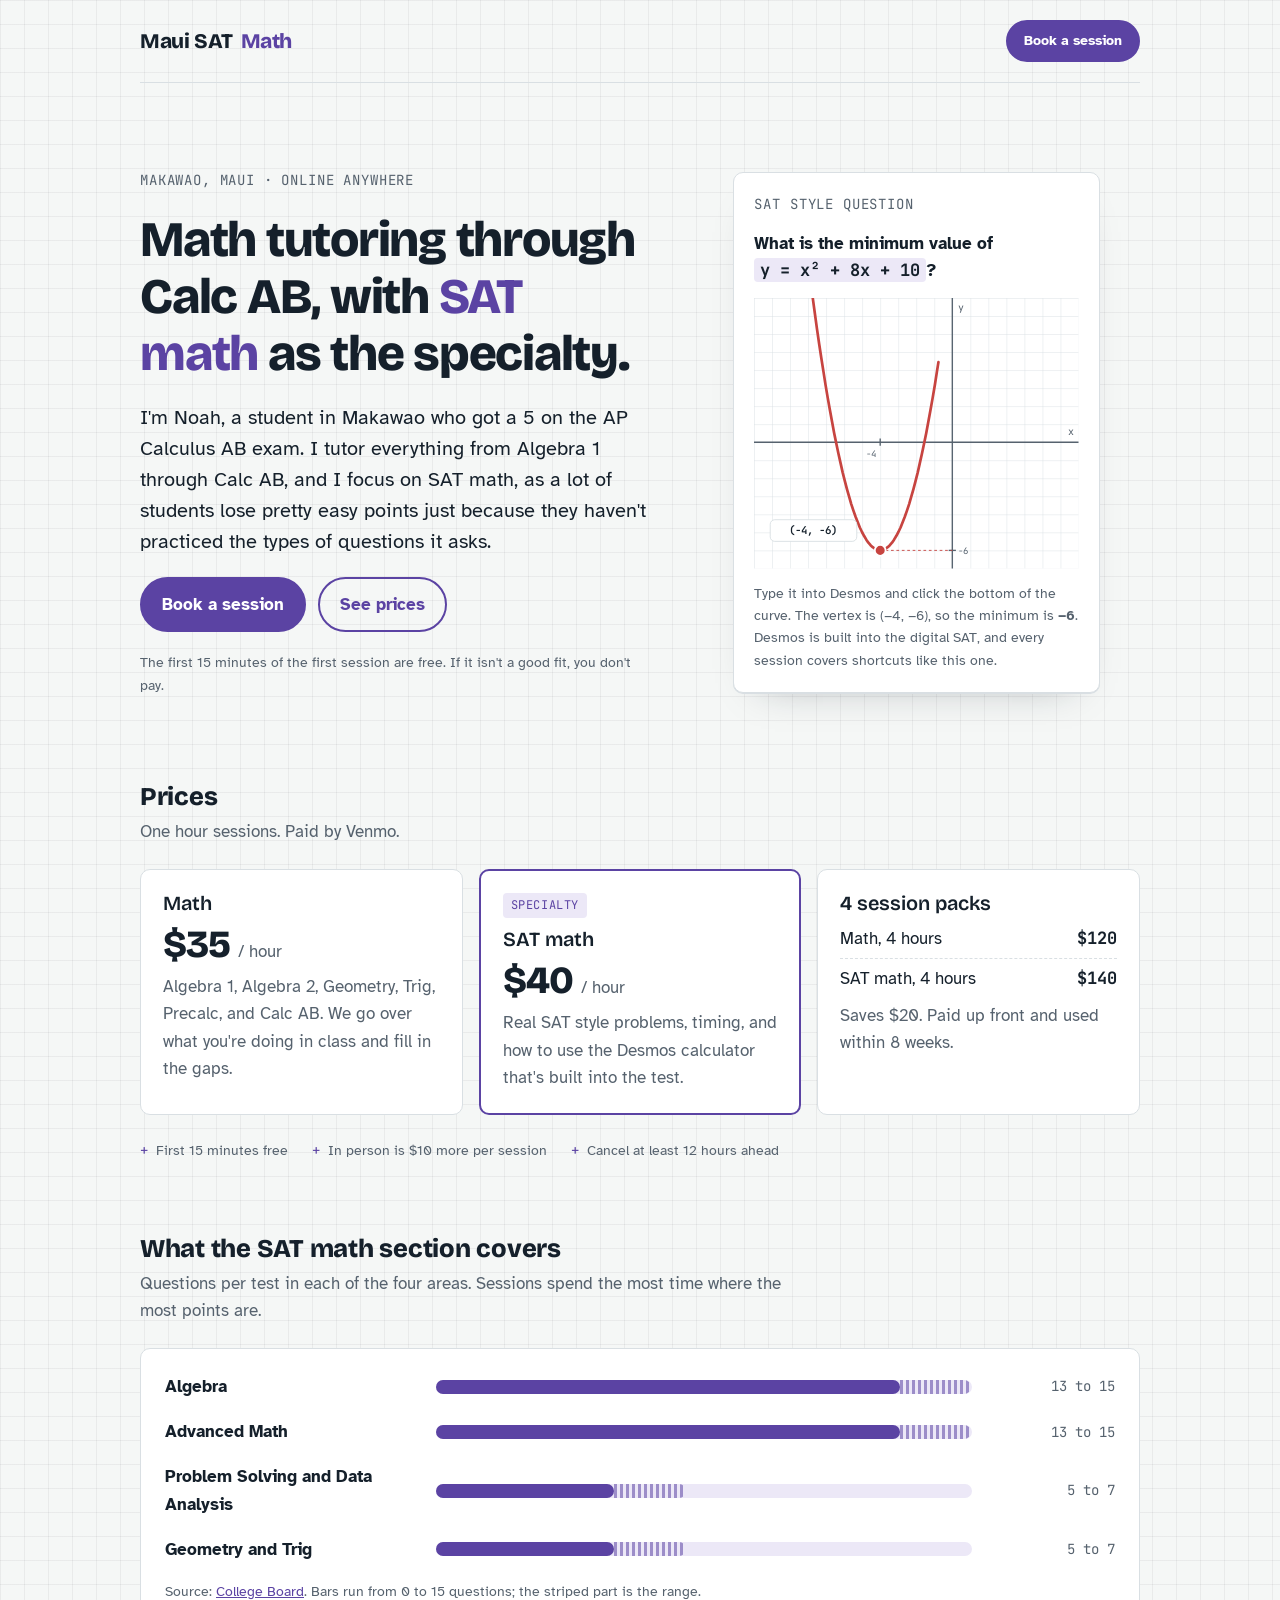
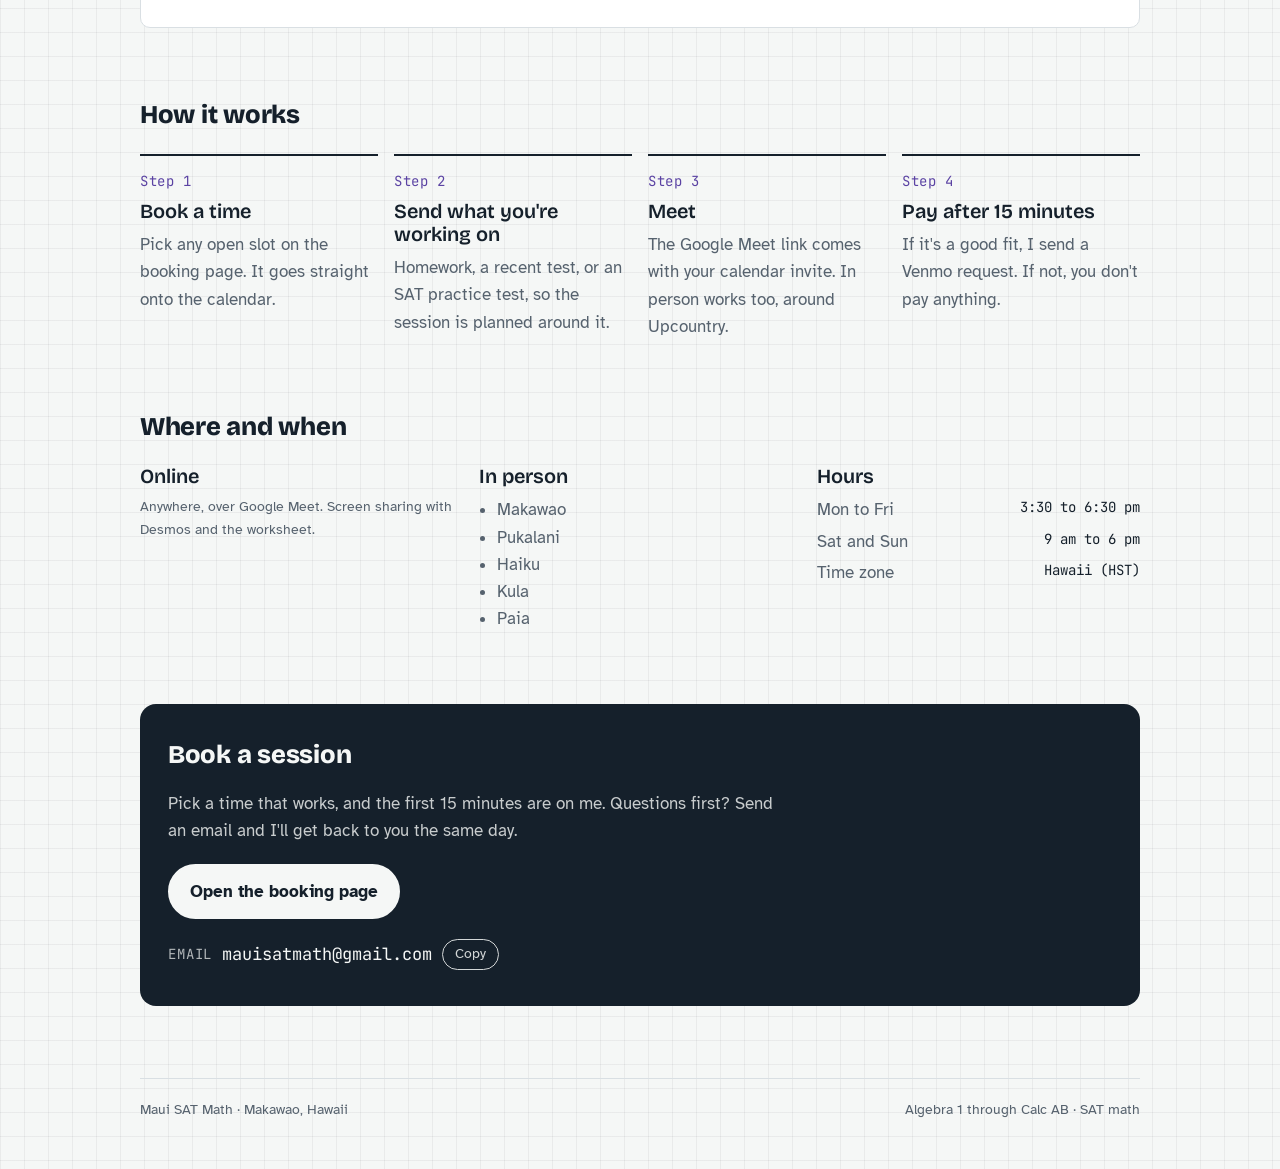
<file: index.html>
<!doctype html>
<html lang="en">
<head>
<meta charset="utf-8">
<meta name="viewport" content="width=device-width, initial-scale=1, viewport-fit=cover">
<title>Maui SAT Math | Math and SAT Tutoring in Makawao and Online</title>
<meta name="description" content="Math tutoring from Algebra 1 through Calc AB, with SAT math as the specialty. Online over Google Meet or in person in Makawao, Pukalani, Haiku, Kula, and Paia. $35 an hour, first 15 minutes free.">
<meta name="theme-color" content="#5B43A3">
<meta property="og:type" content="website">
<meta property="og:title" content="Maui SAT Math">
<meta property="og:description" content="Math and SAT math tutoring in Makawao and online. First 15 minutes free.">
<link rel="icon" href="data:image/svg+xml,%3Csvg xmlns='http://www.w3.org/2000/svg' viewBox='0 0 64 64'%3E%3Crect width='64' height='64' rx='14' fill='%235B43A3'/%3E%3Cpath d='M14 14 Q32 78 50 14' fill='none' stroke='white' stroke-width='6' stroke-linecap='round'/%3E%3Ccircle cx='32' cy='46' r='5' fill='%23F5F7F6'/%3E%3C/svg%3E">
<script type="application/ld+json">
{
  "@context": "https://schema.org",
  "@type": "LocalBusiness",
  "name": "Maui SAT Math",
  "description": "Math tutoring from Algebra 1 through Calc AB, with SAT math as the specialty.",
  "email": "mauisatmath@gmail.com",
  "priceRange": "$35 to $40 per hour",
  "address": { "@type": "PostalAddress", "addressLocality": "Makawao", "addressRegion": "HI", "addressCountry": "US" },
  "areaServed": ["Makawao", "Pukalani", "Haiku", "Kula", "Paia", "Maui"],
  "openingHours": ["Mo-Fr 15:30-18:30", "Sa-Su 09:00-18:00"]
}
</script>
<style>
html, body { margin: 0; }
img { max-width: 100%; }
[hidden] { display: none !important; }
</style>
<link rel="preconnect" href="https://fonts.googleapis.com">
<link rel="preconnect" href="https://fonts.gstatic.com" crossorigin>
<link rel="stylesheet" href="https://fonts.googleapis.com/css2?family=Atkinson+Hyperlegible:wght@400;700&family=Bricolage+Grotesque:opsz,wght@12..96,600;12..96,800&family=JetBrains+Mono:wght@400;600&display=swap">
<style>
/* Layout: one column on faint graph paper; hero pairs the pitch with a Desmos style SAT problem; prices, SAT breakdown, steps, where/when, booking. */
:root {
  --paper: #F5F7F6;
  --surface: #FFFFFF;
  --ink: #15202B;
  --muted: #56626E;
  --line: #D9DFE3;
  --grid: rgba(21, 32, 43, 0.055);
  --accent: #5B43A3;       /* jacaranda violet, also Desmos purple */
  --accent-soft: #ECE8F7;
  --on-accent: #FFFFFF;
  --curve: #C74440;        /* Desmos red */
  --font-display: "Bricolage Grotesque", "Avenir Next", "Segoe UI", system-ui, sans-serif;
  --font-body: "Atkinson Hyperlegible", "Segoe UI", system-ui, sans-serif;
  --font-mono: "JetBrains Mono", ui-monospace, "SF Mono", Menlo, monospace;
  --step--1: 0.875rem;
  --step-0: 1.0625rem;
  --step-1: 1.25rem;
  --step-2: 1.6rem;
  --step-3: clamp(2rem, 5vw, 3.1rem);
  --radius: 10px;
}
@media (prefers-color-scheme: dark) {
  :root:not([data-theme="light"]) {
    --paper: #10151B;
    --surface: #18202A;
    --ink: #E7ECF0;
    --muted: #9BA7B3;
    --line: #2A3542;
    --grid: rgba(231, 236, 240, 0.05);
    --accent: #B4A2EE;
    --accent-soft: #262040;
    --on-accent: #14101F;
    --curve: #EE7A73;
    color-scheme: dark;
  }
}
:root[data-theme="dark"] {
  --paper: #10151B;
  --surface: #18202A;
  --ink: #E7ECF0;
  --muted: #9BA7B3;
  --line: #2A3542;
  --grid: rgba(231, 236, 240, 0.05);
  --accent: #B4A2EE;
  --accent-soft: #262040;
  --on-accent: #14101F;
  --curve: #EE7A73;
  color-scheme: dark;
}

* { box-sizing: border-box; }
body {
  background-color: var(--paper);
  background-image:
    linear-gradient(var(--grid) 1px, transparent 1px),
    linear-gradient(90deg, var(--grid) 1px, transparent 1px);
  background-size: 24px 24px;
  color: var(--ink);
  font-family: var(--font-body);
  font-size: var(--step-0);
  line-height: 1.6;
}
.wrap {
  max-width: 1040px;
  margin: 0 auto;
  padding-inline: 20px;
  padding-block: 0 48px;
  display: grid;
  gap: 72px;
}
a { color: var(--accent); }
a:focus-visible, button:focus-visible { outline: 3px solid var(--accent); outline-offset: 3px; border-radius: 6px; }
h1, h2, h3 { font-family: var(--font-display); line-height: 1.15; text-wrap: balance; margin: 0; }
h2 { font-size: var(--step-2); font-weight: 800; letter-spacing: -0.01em; }
h3 { font-size: var(--step-1); font-weight: 600; }
p { margin: 0; }
.eyebrow {
  font-family: var(--font-mono);
  font-size: var(--step--1);
  letter-spacing: 0.06em;
  text-transform: uppercase;
  color: var(--muted);
}
.mono { font-family: var(--font-mono); font-variant-numeric: tabular-nums; }

/* Header */
.top {
  display: flex;
  align-items: center;
  justify-content: space-between;
  gap: 16px;
  flex-wrap: wrap;
  padding-block: 20px;
  border-bottom: 1px solid var(--line);
}
.mark {
  font-family: var(--font-display);
  font-weight: 800;
  font-size: 1.3rem;
  letter-spacing: -0.02em;
  color: var(--ink);
  text-decoration: none;
  display: inline-flex;
  align-items: baseline;
  gap: 8px;
}
.mark span { color: var(--accent); }

.btn {
  display: inline-flex;
  align-items: center;
  justify-content: center;
  gap: 8px;
  font-family: var(--font-body);
  font-weight: 700;
  font-size: var(--step-0);
  padding: 12px 20px;
  border-radius: 999px;
  border: 2px solid var(--accent);
  background: var(--accent);
  color: var(--on-accent);
  text-decoration: none;
  cursor: pointer;
}
.btn:hover { filter: brightness(1.08); }
.btn.ghost { background: transparent; color: var(--accent); }
.btn[aria-disabled="true"] { opacity: 0.55; cursor: default; filter: none; }
.btn.small { padding: 8px 16px; font-size: var(--step--1); }

/* Hero */
.hero {
  display: grid;
  grid-template-columns: minmax(0, 1.15fr) minmax(0, 1fr);
  gap: 40px;
  align-items: center;
}
.hero-text { display: grid; gap: 20px; min-width: 0; }
.hero h1 { font-size: var(--step-3); font-weight: 800; letter-spacing: -0.025em; }
.hero h1 em { font-style: normal; color: var(--accent); }
.lead { font-size: var(--step-1); line-height: 1.55; max-width: 34em; color: var(--ink); }
.actions { display: flex; gap: 12px; flex-wrap: wrap; }
.fine { color: var(--muted); font-size: var(--step--1); }

.problem {
  background: var(--surface);
  border: 1px solid var(--line);
  border-radius: var(--radius);
  padding: 20px;
  display: grid;
  gap: 14px;
  min-width: 0;
  box-shadow: 0 1px 0 var(--line), 0 18px 40px -28px rgba(21, 32, 43, 0.35);
}
.problem .q { font-weight: 700; }
.problem svg { width: 100%; height: auto; display: block; max-width: 100%; }
.problem .cap { color: var(--muted); font-size: var(--step--1); }
.eq { font-family: var(--font-mono); background: var(--accent-soft); padding: 1px 6px; border-radius: 4px; white-space: nowrap; }

/* Sections */
section { display: grid; gap: 24px; scroll-margin-top: 24px; }
.sec-head { display: grid; gap: 6px; max-width: 40em; }
.sec-head p { color: var(--muted); }

/* Prices */
.prices {
  display: grid;
  grid-template-columns: repeat(3, minmax(0, 1fr));
  gap: 16px;
}
.price {
  background: var(--surface);
  border: 1px solid var(--line);
  border-radius: var(--radius);
  padding: 22px;
  display: grid;
  gap: 10px;
  align-content: start;
  min-width: 0;
}
.price.feature { border: 2px solid var(--accent); }
.amount { font-family: var(--font-display); font-weight: 800; font-size: 2.4rem; line-height: 1; letter-spacing: -0.02em; }
.amount small { font-family: var(--font-body); font-weight: 400; font-size: var(--step-0); color: var(--muted); letter-spacing: 0; }
.price p { color: var(--muted); }
.price .tag {
  justify-self: start;
  font-family: var(--font-mono);
  font-size: 0.75rem;
  letter-spacing: 0.05em;
  text-transform: uppercase;
  color: var(--accent);
  background: var(--accent-soft);
  padding: 3px 8px;
  border-radius: 4px;
}
.packs { display: grid; gap: 6px; }
.packs div { display: flex; justify-content: space-between; gap: 12px; border-bottom: 1px dashed var(--line); padding-bottom: 6px; }
.packs div:last-child { border-bottom: 0; padding-bottom: 0; }
.packs b { font-family: var(--font-mono); font-variant-numeric: tabular-nums; }
.rules {
  display: flex;
  flex-wrap: wrap;
  gap: 8px 24px;
  color: var(--muted);
  font-size: var(--step--1);
  padding: 0;
  margin: 0;
  list-style: none;
}
.rules li::before { content: "+ "; color: var(--accent); font-family: var(--font-mono); }

/* SAT breakdown */
.sat {
  background: var(--surface);
  border: 1px solid var(--line);
  border-radius: var(--radius);
  padding: 24px;
  display: grid;
  gap: 18px;
}
.row { display: grid; grid-template-columns: minmax(0, 15em) minmax(0, 1fr) 7.5em; gap: 16px; align-items: center; }
.row .name { font-weight: 700; }
.track { position: relative; height: 14px; background: var(--accent-soft); border-radius: 999px; }
.track .fill { position: absolute; inset: 0 auto 0 0; background: var(--accent); border-radius: 999px; }
.track .range { position: absolute; top: 0; bottom: 0; background: repeating-linear-gradient(90deg, var(--accent) 0 3px, transparent 3px 6px); opacity: 0.55; border-radius: 0 999px 999px 0; }
.row .count { font-family: var(--font-mono); font-variant-numeric: tabular-nums; text-align: right; color: var(--muted); font-size: var(--step--1); }
.sat .note { color: var(--muted); font-size: var(--step--1); }

/* Steps */
.steps {
  list-style: none;
  margin: 0;
  padding: 0;
  display: grid;
  grid-template-columns: repeat(4, minmax(0, 1fr));
  gap: 16px;
  counter-reset: step;
}
.steps li {
  counter-increment: step;
  display: grid;
  gap: 8px;
  align-content: start;
  padding-top: 14px;
  border-top: 2px solid var(--ink);
  min-width: 0;
}
.steps li::before {
  content: "Step " counter(step);
  font-family: var(--font-mono);
  font-size: var(--step--1);
  color: var(--accent);
  letter-spacing: 0.04em;
}
.steps p { color: var(--muted); }

/* Where and when */
.ww { display: grid; grid-template-columns: repeat(3, minmax(0, 1fr)); gap: 16px; }
.ww > div { display: grid; gap: 8px; align-content: start; min-width: 0; }
.ww ul { margin: 0; padding-left: 1.1em; color: var(--muted); }
.hours { display: grid; gap: 4px; }
.hours div { display: flex; justify-content: space-between; gap: 12px; color: var(--muted); }
.hours b { color: var(--ink); font-family: var(--font-mono); font-weight: 400; font-variant-numeric: tabular-nums; font-size: var(--step--1); }

/* Book */
.book {
  background: var(--ink);
  color: var(--paper);
  border-radius: 16px;
  padding: 36px 28px;
  display: grid;
  gap: 20px;
}
.book h2 { color: var(--paper); }
.book p { color: var(--paper); opacity: 0.8; max-width: 36em; }
.book .btn { background: var(--paper); color: var(--ink); border-color: var(--paper); }
.contact { display: flex; flex-wrap: wrap; gap: 12px 28px; align-items: center; }
.contact .item { display: flex; align-items: center; gap: 10px; flex-wrap: wrap; min-width: 0; }
.contact .label { font-family: var(--font-mono); font-size: var(--step--1); text-transform: uppercase; letter-spacing: 0.06em; opacity: 0.7; }
.contact .val { font-family: var(--font-mono); user-select: all; overflow-wrap: anywhere; }
.copy {
  font: inherit;
  font-size: var(--step--1);
  background: transparent;
  color: var(--paper);
  border: 1px solid currentColor;
  border-radius: 999px;
  padding: 3px 12px;
  cursor: pointer;
  opacity: 0.85;
}
.soon { font-family: var(--font-mono); font-size: var(--step--1); opacity: 0.75; }

footer {
  display: flex;
  justify-content: space-between;
  flex-wrap: wrap;
  gap: 8px 24px;
  color: var(--muted);
  font-size: var(--step--1);
  border-top: 1px solid var(--line);
  padding-top: 20px;
}

@media (max-width: 860px) {
  .hero { grid-template-columns: minmax(0, 1fr); }
  .prices, .ww { grid-template-columns: minmax(0, 1fr); }
  .steps { grid-template-columns: repeat(2, minmax(0, 1fr)); }
  .row { grid-template-columns: minmax(0, 1fr) 7em; }
  .row .track { grid-column: 1 / -1; grid-row: 2; }
  .wrap { gap: 56px; }
}
@media (max-width: 480px) {
  .steps { grid-template-columns: minmax(0, 1fr); }
  .wrap { padding-inline: 16px; }
  .book { padding: 28px 20px; }
}
@media (prefers-reduced-motion: no-preference) {
  .curve { stroke-dasharray: 520; stroke-dashoffset: 0; animation: draw 1.4s ease-out both; }
  @keyframes draw { from { stroke-dashoffset: 520; } to { stroke-dashoffset: 0; } }
}
</style>

</head>
<body>
<div class="wrap">
  <header class="top">
    <a class="mark" href="#top" id="top">Maui SAT <span>Math</span></a>
    <a class="btn small js-book" href="#book">Book a session</a>
  </header>

  <div class="hero">
    <div class="hero-text">
      <p class="eyebrow">Makawao, Maui &middot; Online anywhere</p>
      <h1>Math tutoring through Calc AB, with <em>SAT math</em> as the specialty.</h1>
      <p class="lead">I'm Noah, a student in Makawao who got a 5 on the AP Calculus AB exam. I tutor everything from Algebra 1 through Calc AB, and I focus on SAT math, as a lot of students lose pretty easy points just because they haven't practiced the types of questions it asks.</p>
      <div class="actions">
        <a class="btn js-book" href="#book">Book a session</a>
        <a class="btn ghost" href="#prices">See prices</a>
      </div>
      <p class="fine">The first 15 minutes of the first session are free. If it isn't a good fit, you don't pay.</p>
    </div>

    <figure class="problem" aria-labelledby="pq">
      <p class="eyebrow">SAT style question</p>
      <p class="q" id="pq">What is the minimum value of <span class="eq">y = x&sup2; + 8x + 10</span>?</p>
      <svg viewBox="0 0 360 300" role="img" aria-label="Graph of y equals x squared plus 8x plus 10, a parabola with its lowest point at negative 4, negative 6">
        <defs>
          <pattern id="g" width="20" height="20" patternUnits="userSpaceOnUse">
            <path d="M20 0H0V20" fill="none" stroke="var(--line)" stroke-width="1"/>
          </pattern>
        </defs>
        <rect width="360" height="300" fill="url(#g)"/>
        <line x1="0" y1="160" x2="360" y2="160" stroke="var(--muted)" stroke-width="1.5"/>
        <line x1="220" y1="0" x2="220" y2="300" stroke="var(--muted)" stroke-width="1.5"/>
        <text x="226" y="14" font-family="JetBrains Mono, monospace" font-size="11" fill="var(--muted)">y</text>
        <text x="348" y="152" font-family="JetBrains Mono, monospace" font-size="11" fill="var(--muted)">x</text>
        <text x="124" y="176" font-family="JetBrains Mono, monospace" font-size="10" fill="var(--muted)">&minus;4</text>
        <line x1="140" y1="156" x2="140" y2="164" stroke="var(--muted)" stroke-width="1.5"/>
        <text x="226" y="284" font-family="JetBrains Mono, monospace" font-size="10" fill="var(--muted)">&minus;6</text>
        <line x1="216" y1="280" x2="224" y2="280" stroke="var(--muted)" stroke-width="1.5"/>
        <line x1="140" y1="280" x2="220" y2="280" stroke="var(--curve)" stroke-width="1" stroke-dasharray="3 3"/>
        <polyline class="curve" fill="none" stroke="var(--curve)" stroke-width="3" stroke-linecap="round" stroke-linejoin="round"
          points="65.2,0.2 67.6,17.7 69.9,34.6 72.3,51.0 74.7,66.8 77.1,82.0 79.4,96.7 81.8,110.8 84.2,124.3 86.6,137.3 88.9,149.7 91.3,161.5 93.7,172.8 96.1,183.5 98.4,193.7 100.8,203.2 103.2,212.3 105.6,220.7 107.9,228.6 110.3,235.9 112.7,242.7 115.1,248.9 117.4,254.6 119.8,259.6 122.2,264.1 124.6,268.1 126.9,271.5 129.3,274.3 131.7,276.5 134.1,278.2 136.4,279.4 138.8,279.9 141.2,279.9 143.6,279.4 145.9,278.2 148.3,276.5 150.7,274.3 153.1,271.5 155.4,268.1 157.8,264.1 160.2,259.6 162.6,254.6 164.9,248.9 167.3,242.7 169.7,235.9 172.1,228.6 174.4,220.7 176.8,212.3 179.2,203.2 181.6,193.7 183.9,183.5 186.3,172.8 188.7,161.5 191.1,149.7 193.4,137.3 195.8,124.3 198.2,110.8 200.6,96.7 202.9,82.0 205.3,66.8 207.7,51.0 210.1,34.6 212.4,17.7 214.8,0.2"/>
        <circle cx="140" cy="280" r="6" fill="var(--curve)" stroke="var(--surface)" stroke-width="2"/>
        <rect x="18" y="246" width="96" height="24" rx="5" fill="var(--surface)" stroke="var(--line)"/>
        <text x="66" y="262" text-anchor="middle" font-family="JetBrains Mono, monospace" font-size="12" font-weight="600" fill="var(--ink)">(&minus;4, &minus;6)</text>
      </svg>
      <p class="cap">Type it into Desmos and click the bottom of the curve. The vertex is (&minus;4, &minus;6), so the minimum is <b>&minus;6</b>. Desmos is built into the digital SAT, and every session covers shortcuts like this one.</p>
    </figure>
  </div>

  <section id="prices" aria-labelledby="prices-h">
    <div class="sec-head">
      <h2 id="prices-h">Prices</h2>
      <p>One hour sessions. Paid by Venmo.</p>
    </div>
    <div class="prices">
      <div class="price">
        <h3>Math</h3>
        <div class="amount">$35 <small>/ hour</small></div>
        <p>Algebra 1, Algebra 2, Geometry, Trig, Precalc, and Calc AB. We go over what you're doing in class and fill in the gaps.</p>
      </div>
      <div class="price feature">
        <span class="tag">Specialty</span>
        <h3>SAT math</h3>
        <div class="amount">$40 <small>/ hour</small></div>
        <p>Real SAT style problems, timing, and how to use the Desmos calculator that's built into the test.</p>
      </div>
      <div class="price">
        <h3>4 session packs</h3>
        <div class="packs">
          <div><span>Math, 4 hours</span><b>$120</b></div>
          <div><span>SAT math, 4 hours</span><b>$140</b></div>
        </div>
        <p>Saves $20. Paid up front and used within 8 weeks.</p>
      </div>
    </div>
    <ul class="rules">
      <li>First 15 minutes free</li>
      <li>In person is $10 more per session</li>
      <li>Cancel at least 12 hours ahead</li>
    </ul>
  </section>

  <section aria-labelledby="sat-h">
    <div class="sec-head">
      <h2 id="sat-h">What the SAT math section covers</h2>
      <p>Questions per test in each of the four areas. Sessions spend the most time where the most points are.</p>
    </div>
    <div class="sat">
      <div class="row">
        <span class="name">Algebra</span>
        <div class="track" aria-hidden="true"><div class="fill" style="width:86.7%"></div><div class="range" style="left:86.7%;width:13.3%"></div></div>
        <span class="count">13 to 15</span>
      </div>
      <div class="row">
        <span class="name">Advanced Math</span>
        <div class="track" aria-hidden="true"><div class="fill" style="width:86.7%"></div><div class="range" style="left:86.7%;width:13.3%"></div></div>
        <span class="count">13 to 15</span>
      </div>
      <div class="row">
        <span class="name">Problem Solving and Data Analysis</span>
        <div class="track" aria-hidden="true"><div class="fill" style="width:33.3%"></div><div class="range" style="left:33.3%;width:13.3%"></div></div>
        <span class="count">5 to 7</span>
      </div>
      <div class="row">
        <span class="name">Geometry and Trig</span>
        <div class="track" aria-hidden="true"><div class="fill" style="width:33.3%"></div><div class="range" style="left:33.3%;width:13.3%"></div></div>
        <span class="count">5 to 7</span>
      </div>
      <p class="note">Source: <a href="https://satsuite.collegeboard.org/sat/whats-on-the-test/math/overview" target="_blank" rel="noopener">College Board</a>. Bars run from 0 to 15 questions; the striped part is the range.</p>
    </div>
  </section>

  <section aria-labelledby="how-h">
    <div class="sec-head">
      <h2 id="how-h">How it works</h2>
    </div>
    <ol class="steps">
      <li><h3>Book a time</h3><p>Pick any open slot on the booking page. It goes straight onto the calendar.</p></li>
      <li><h3>Send what you're working on</h3><p>Homework, a recent test, or an SAT practice test, so the session is planned around it.</p></li>
      <li><h3>Meet</h3><p>The Google Meet link comes with your calendar invite. In person works too, around Upcountry.</p></li>
      <li><h3>Pay after 15 minutes</h3><p>If it's a good fit, I send a Venmo request. If not, you don't pay anything.</p></li>
    </ol>
  </section>

  <section aria-labelledby="ww-h">
    <div class="sec-head">
      <h2 id="ww-h">Where and when</h2>
    </div>
    <div class="ww">
      <div>
        <h3>Online</h3>
        <p class="fine">Anywhere, over Google Meet. Screen sharing with Desmos and the worksheet.</p>
      </div>
      <div>
        <h3>In person</h3>
        <ul>
          <li>Makawao</li>
          <li>Pukalani</li>
          <li>Haiku</li>
          <li>Kula</li>
          <li>Paia</li>
        </ul>
      </div>
      <div>
        <h3>Hours</h3>
        <div class="hours">
          <div><span>Mon to Fri</span><b>3:30 to 6:30 pm</b></div>
          <div><span>Sat and Sun</span><b>9 am to 6 pm</b></div>
          <div><span>Time zone</span><b>Hawaii (HST)</b></div>
        </div>
      </div>
    </div>
  </section>

  <section class="book" id="book" aria-labelledby="book-h">
    <h2 id="book-h">Book a session</h2>
    <p>Pick a time that works, and the first 15 minutes are on me. Questions first? Send an email and I'll get back to you the same day.</p>
    <div class="actions">
      <a class="btn" id="book-btn" href="#book" target="_blank" rel="noopener">Open the booking page</a>
    </div>
    <div class="contact">
      <div class="item" id="email-item">
        <span class="label">Email</span>
        <span class="val" id="email-val"></span>
        <button class="copy" id="email-copy" type="button">Copy</button>
      </div>
      <div class="item" id="venmo-item">
        <span class="label">Venmo</span>
        <span class="val" id="venmo-val"></span>
      </div>
    </div>
    <p class="soon" id="soon" hidden>Online booking opens this week.</p>
  </section>

  <footer>
    <span>Maui SAT Math &middot; Makawao, Hawaii</span>
    <span>Algebra 1 through Calc AB &middot; SAT math</span>
  </footer>
</div>

<script>
  // Fill these in and republish. Empty values show a "coming soon" state.
  const CONFIG = {
    bookingUrl: "https://calendar.app.google/gbESQbuP1ujiCuP39",
    email: "mauisatmath@gmail.com",
    venmo: ""
  };

  (function () {
    const bookBtn = document.getElementById("book-btn");
    const soon = document.getElementById("soon");
    const emailItem = document.getElementById("email-item");
    const venmoItem = document.getElementById("venmo-item");

    if (CONFIG.bookingUrl) {
      bookBtn.href = CONFIG.bookingUrl;
      document.querySelectorAll(".js-book").forEach(function (a) {
        a.href = CONFIG.bookingUrl;
        a.target = "_blank";
        a.rel = "noopener";
      });
    } else {
      bookBtn.removeAttribute("href");
      bookBtn.removeAttribute("target");
      bookBtn.setAttribute("aria-disabled", "true");
      bookBtn.textContent = "Booking page coming soon";
      soon.hidden = false;
    }

    if (CONFIG.email) {
      document.getElementById("email-val").textContent = CONFIG.email;
    } else {
      emailItem.hidden = true;
    }

    if (CONFIG.venmo) {
      document.getElementById("venmo-val").textContent = "@" + CONFIG.venmo.replace(/^@/, "");
    } else {
      venmoItem.hidden = true;
    }

    const copyBtn = document.getElementById("email-copy");
    copyBtn.addEventListener("click", function () {
      const text = CONFIG.email;
      const done = function () {
        copyBtn.textContent = "Copied";
        setTimeout(function () { copyBtn.textContent = "Copy"; }, 1600);
      };
      const fallback = function () {
        const r = document.createRange();
        r.selectNodeContents(document.getElementById("email-val"));
        const s = window.getSelection();
        s.removeAllRanges();
        s.addRange(r);
        copyBtn.textContent = "Selected, press copy";
      };
      try {
        if (navigator.clipboard && navigator.clipboard.writeText) {
          navigator.clipboard.writeText(text).then(done, fallback);
        } else {
          fallback();
        }
      } catch (e) {
        fallback();
      }
    });
  })();
</script>

</body>
</html>
</file>
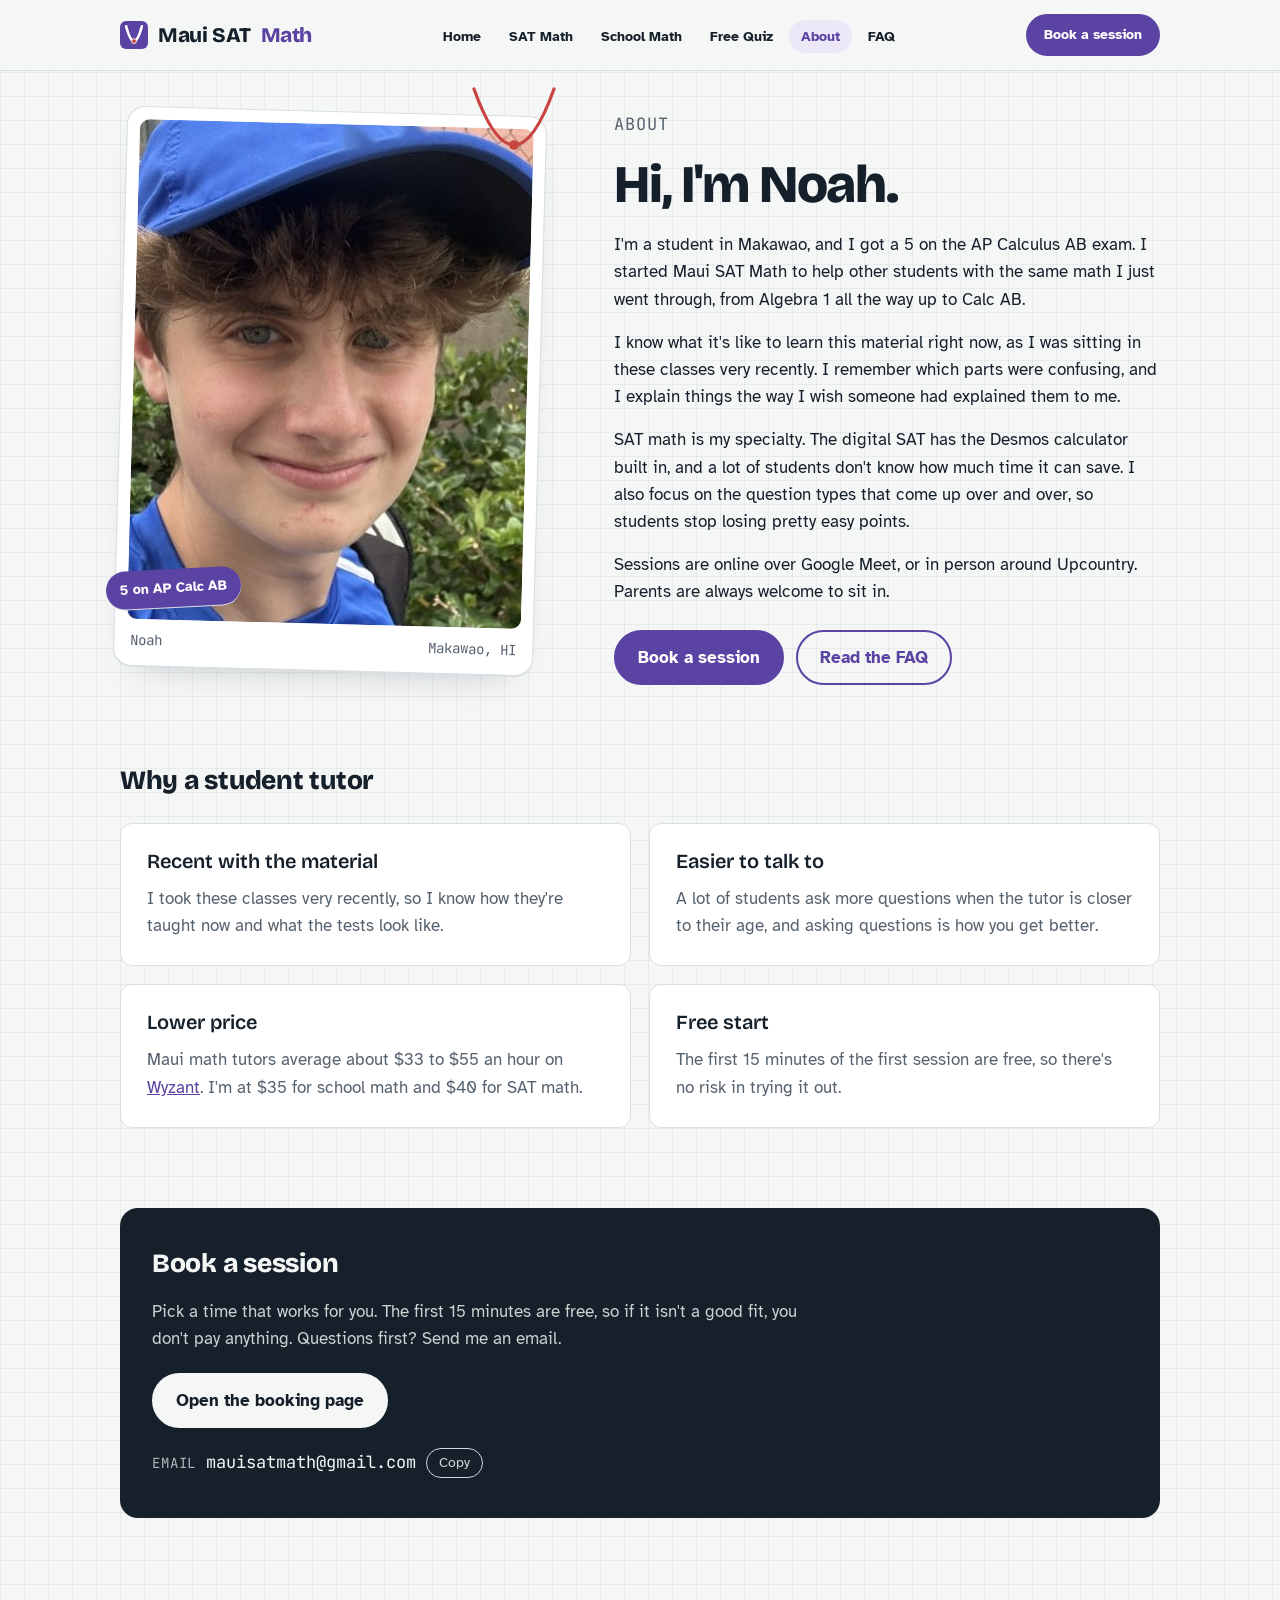
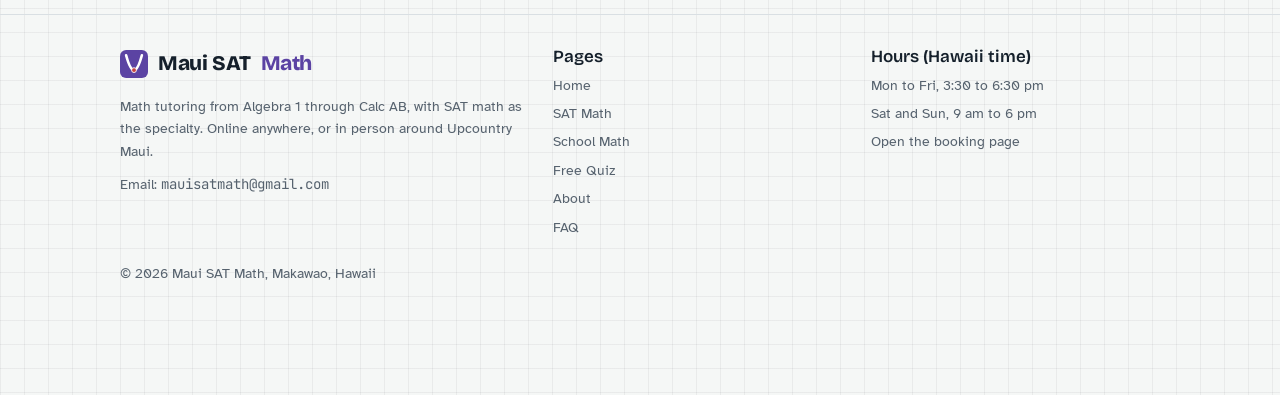
<file: about.html>
<!doctype html>
<html lang="en">
<head>
<meta charset="utf-8">
<meta name="viewport" content="width=device-width, initial-scale=1, viewport-fit=cover">
<title>About Noah | Maui SAT Math</title>
<meta name="description" content="Noah is a student in Makawao, Maui who got a 5 on the AP Calculus AB exam and tutors math from Algebra 1 through Calc AB, with SAT math as his specialty.">
<link rel="canonical" href="https://mauisatmath808.github.io/about.html">
<meta name="theme-color" content="#5B43A3">
<meta property="og:type" content="website">
<meta property="og:site_name" content="Maui SAT Math">
<meta property="og:title" content="About Noah | Maui SAT Math">
<meta property="og:description" content="Noah is a student in Makawao, Maui who got a 5 on the AP Calculus AB exam and tutors math from Algebra 1 through Calc AB, with SAT math as his specialty.">
<meta property="og:url" content="https://mauisatmath808.github.io/about.html">
<meta property="og:image" content="https://mauisatmath808.github.io/noah.jpg">
<link rel="icon" href="favicon.svg" type="image/svg+xml">
<link rel="preconnect" href="https://fonts.googleapis.com">
<link rel="preconnect" href="https://fonts.gstatic.com" crossorigin>
<link rel="stylesheet" href="https://fonts.googleapis.com/css2?family=Atkinson+Hyperlegible:wght@400;700&family=Bricolage+Grotesque:opsz,wght@12..96,600;12..96,800&family=JetBrains+Mono:wght@400;600&display=swap">
<link rel="stylesheet" href="styles.css">

</head>
<body>
<a class="skip" href="#main">Skip to content</a>
<header class="site-header">
  <div class="wrap nav">
    <a class="mark" href="index.html"><svg viewBox="0 0 64 64" aria-hidden="true"><rect width="64" height="64" rx="14" fill="var(--accent)"/><path d="M14 12 Q32 80 50 12" fill="none" stroke="var(--on-accent)" stroke-width="6" stroke-linecap="round"/><circle cx="32" cy="46" r="5.5" fill="var(--curve)" stroke="var(--on-accent)" stroke-width="2"/></svg>Maui SAT <span>Math</span></a>
    <button class="menu-btn" type="button" aria-expanded="false" aria-controls="nav-links">Menu</button>
    <ul class="nav-links" id="nav-links"><li><a href="index.html">Home</a></li><li><a href="sat-math.html">SAT Math</a></li><li><a href="school-math.html">School Math</a></li><li><a href="quiz.html">Free Quiz</a></li><li><a href="about.html" aria-current="page">About</a></li><li><a href="faq.html">FAQ</a></li></ul>
    <a class="btn small book-top" href="https://calendar.app.google/gbESQbuP1ujiCuP39" target="_blank" rel="noopener">Book a session</a>
  </div>
</header>
<main id="main" class="wrap">

<div class="about">
  <div class="portrait" style="justify-self:start">
    <svg class="doodle" viewBox="0 0 120 100" aria-hidden="true"><path d="M10 10 Q60 150 110 10" fill="none" stroke="var(--curve)" stroke-width="4" stroke-linecap="round"/><circle cx="60" cy="80" r="6" fill="var(--curve)"/></svg>
    <div class="frame">
      <img src="noah.jpg" width="500" height="500" alt="Noah, the tutor behind Maui SAT Math, smiling outdoors in a blue cap">
      <div class="caption"><span>Noah</span><span>Makawao, HI</span></div>
    </div>
    <span class="chip">5 on AP Calc AB</span>
  </div>
  <div class="prose">
    <p class="eyebrow">About</p>
    <h1>Hi, I'm Noah.</h1>
    <p>I'm a student in Makawao, and I got a 5 on the AP Calculus AB exam. I started Maui SAT Math to help other students with the same math I just went through, from Algebra 1 all the way up to Calc AB.</p>
    <p>I know what it's like to learn this material right now, as I was sitting in these classes very recently. I remember which parts were confusing, and I explain things the way I wish someone had explained them to me.</p>
    <p>SAT math is my specialty. The digital SAT has the Desmos calculator built in, and a lot of students don't know how much time it can save. I also focus on the question types that come up over and over, so students stop losing pretty easy points.</p>
    <p>Sessions are online over Google Meet, or in person around Upcountry. Parents are always welcome to sit in.</p>
    <div class="actions" style="margin-top:8px">
      <a class="btn" href="https://calendar.app.google/gbESQbuP1ujiCuP39" target="_blank" rel="noopener">Book a session</a>
      <a class="btn ghost" href="faq.html">Read the FAQ</a>
    </div>
  </div>
</div>

<section aria-labelledby="why-h">
  <div class="sec-head"><h2 id="why-h">Why a student tutor</h2></div>
  <div class="cards">
    <div class="card"><h3>Recent with the material</h3><p>I took these classes very recently, so I know how they're taught now and what the tests look like.</p></div>
    <div class="card"><h3>Easier to talk to</h3><p>A lot of students ask more questions when the tutor is closer to their age, and asking questions is how you get better.</p></div>
    <div class="card"><h3>Lower price</h3><p>Maui math tutors average about $33 to $55 an hour on <a href="https://www.wyzant.com/Maui_County_HI_Math_tutors.aspx" target="_blank" rel="noopener">Wyzant</a>. I'm at $35 for school math and $40 for SAT math.</p></div>
    <div class="card"><h3>Free start</h3><p>The first 15 minutes of the first session are free, so there's no risk in trying it out.</p></div>
  </div>
</section>

<section class="book" id="book" aria-labelledby="book-h">
  <h2 id="book-h">Book a session</h2>
  <p>Pick a time that works for you. The first 15 minutes are free, so if it isn't a good fit, you don't pay anything. Questions first? Send me an email.</p>
  <div class="actions"><a class="btn" href="https://calendar.app.google/gbESQbuP1ujiCuP39" target="_blank" rel="noopener">Open the booking page</a></div>
  <div class="contact">
    <div class="item"><span class="label">Email</span><span class="val">mauisatmath@gmail.com</span><button class="copy" type="button" data-copy="mauisatmath@gmail.com">Copy</button></div>
    <div class="item" data-venmo hidden><span class="label">Venmo</span><span class="val"></span></div>
  </div>
</section>

</main>
<footer class="site-footer">
  <div class="wrap foot">
    <div>
      <a class="mark" href="index.html"><svg viewBox="0 0 64 64" aria-hidden="true"><rect width="64" height="64" rx="14" fill="var(--accent)"/><path d="M14 12 Q32 80 50 12" fill="none" stroke="var(--on-accent)" stroke-width="6" stroke-linecap="round"/><circle cx="32" cy="46" r="5.5" fill="var(--curve)" stroke="var(--on-accent)" stroke-width="2"/></svg>Maui SAT <span>Math</span></a>
      <p style="margin-top:10px">Math tutoring from Algebra 1 through Calc AB, with SAT math as the specialty. Online anywhere, or in person around Upcountry Maui.</p>
      <p style="margin-top:10px">Email: <span class="mono">mauisatmath@gmail.com</span></p>
    </div>
    <div>
      <h3>Pages</h3>
      <ul><li><a href="index.html">Home</a></li><li><a href="sat-math.html">SAT Math</a></li><li><a href="school-math.html">School Math</a></li><li><a href="quiz.html">Free Quiz</a></li><li><a href="about.html">About</a></li><li><a href="faq.html">FAQ</a></li></ul>
    </div>
    <div>
      <h3>Hours (Hawaii time)</h3>
      <ul><li>Mon to Fri, 3:30 to 6:30 pm</li><li>Sat and Sun, 9 am to 6 pm</li><li><a href="https://calendar.app.google/gbESQbuP1ujiCuP39" target="_blank" rel="noopener">Open the booking page</a></li></ul>
    </div>
  </div>
  <div class="wrap fine" style="margin-top:24px">&copy; 2026 Maui SAT Math, Makawao, Hawaii</div>
</footer>
<div class="mbar"><a class="btn" href="https://calendar.app.google/gbESQbuP1ujiCuP39" target="_blank" rel="noopener">Book a session</a></div>
<script src="site.js"></script>

</body>
</html>
</file>
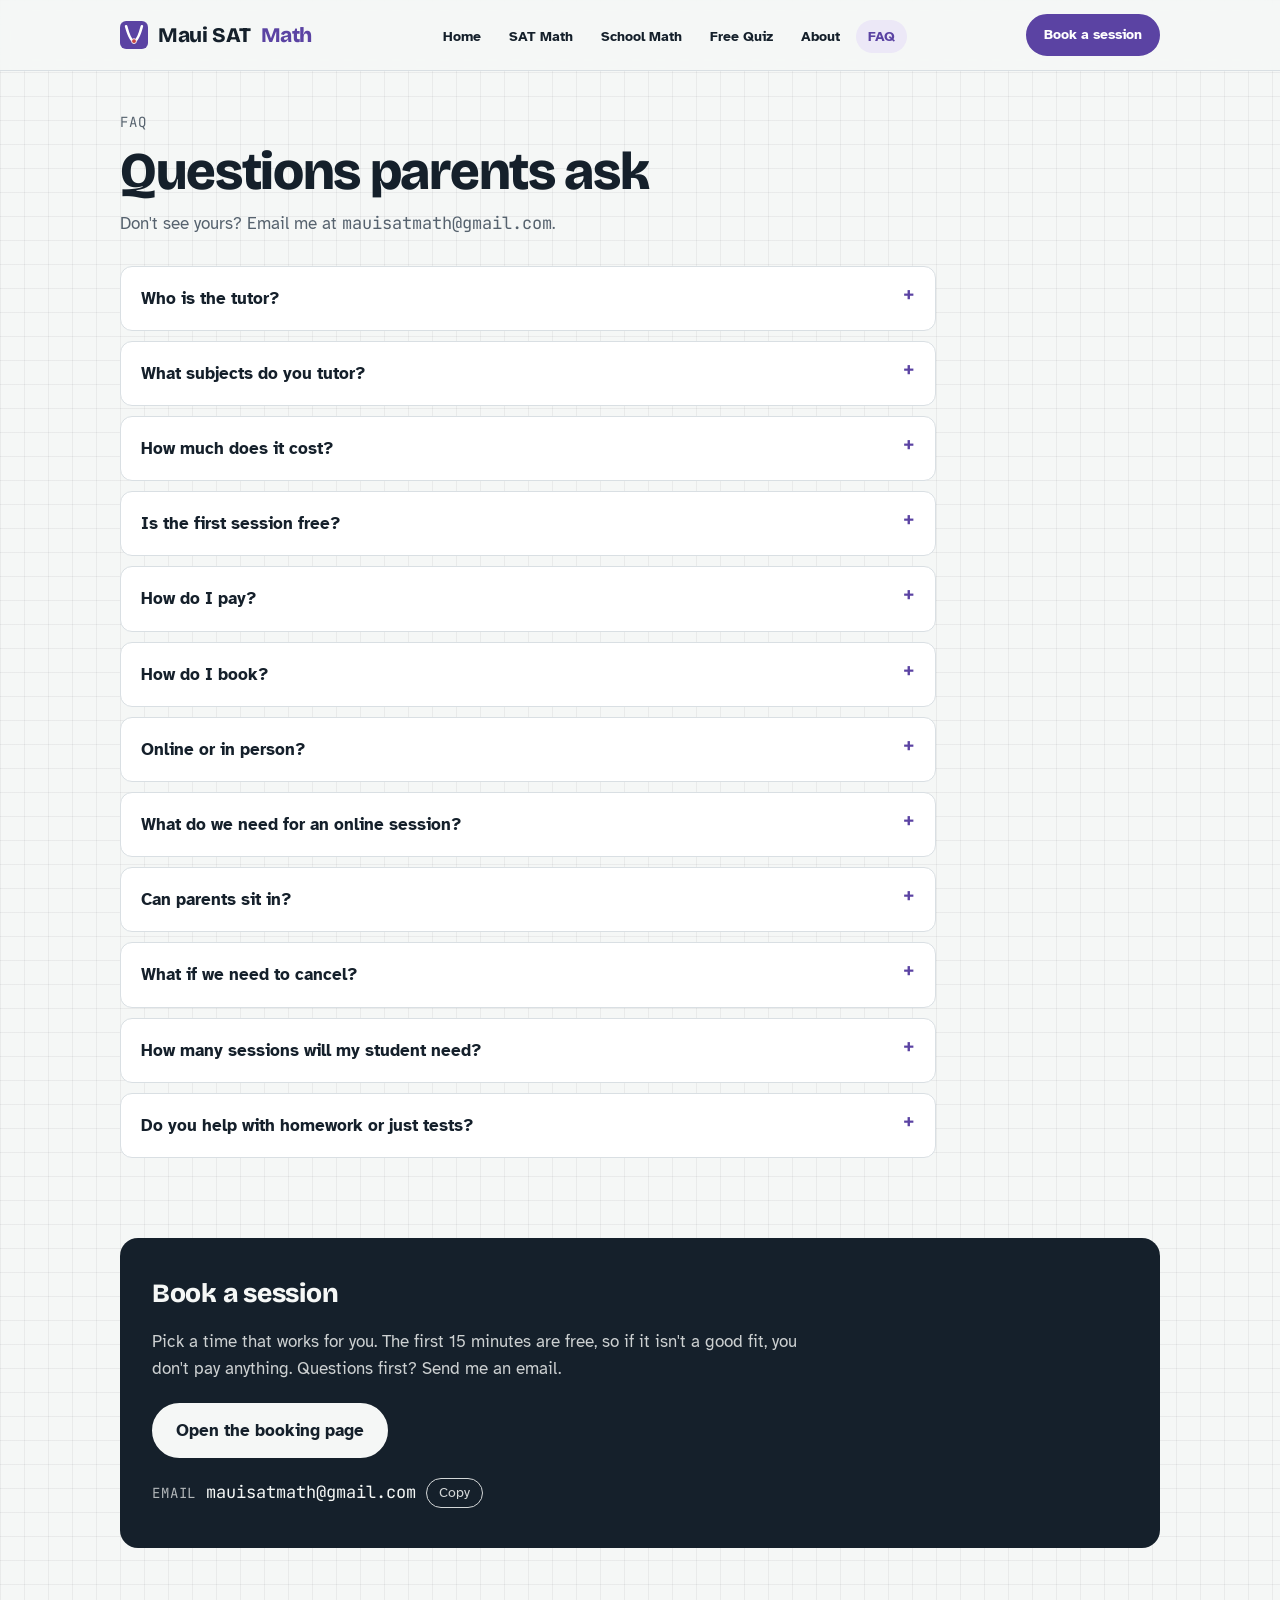
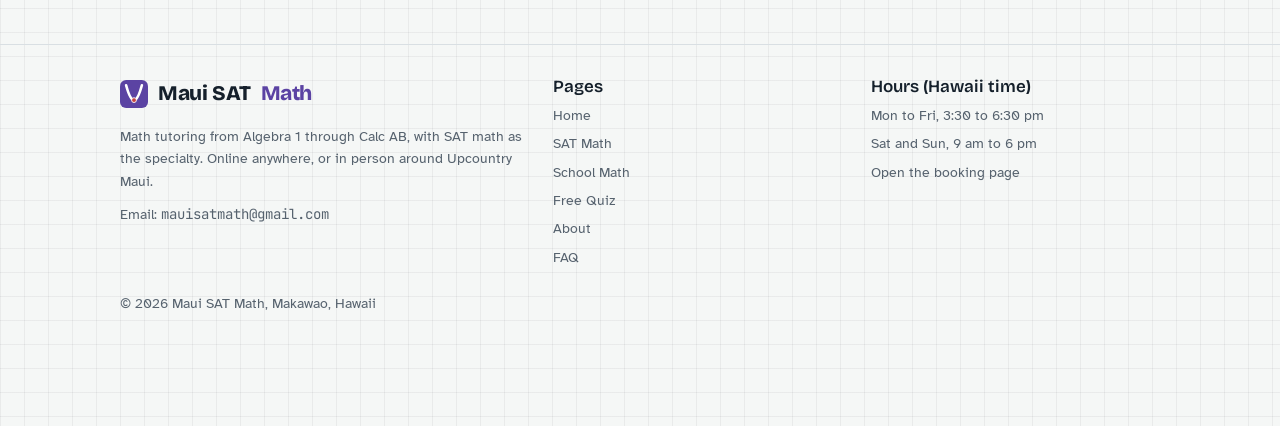
<file: faq.html>
<!doctype html>
<html lang="en">
<head>
<meta charset="utf-8">
<meta name="viewport" content="width=device-width, initial-scale=1, viewport-fit=cover">
<title>FAQ | Maui SAT Math</title>
<meta name="description" content="Answers to common questions about Maui SAT Math tutoring: prices, subjects, payment, booking, online and in person sessions, and cancellations.">
<link rel="canonical" href="https://mauisatmath808.github.io/faq.html">
<meta name="theme-color" content="#5B43A3">
<meta property="og:type" content="website">
<meta property="og:site_name" content="Maui SAT Math">
<meta property="og:title" content="FAQ | Maui SAT Math">
<meta property="og:description" content="Answers to common questions about Maui SAT Math tutoring: prices, subjects, payment, booking, online and in person sessions, and cancellations.">
<meta property="og:url" content="https://mauisatmath808.github.io/faq.html">
<meta property="og:image" content="https://mauisatmath808.github.io/noah.jpg">
<link rel="icon" href="favicon.svg" type="image/svg+xml">
<link rel="preconnect" href="https://fonts.googleapis.com">
<link rel="preconnect" href="https://fonts.gstatic.com" crossorigin>
<link rel="stylesheet" href="https://fonts.googleapis.com/css2?family=Atkinson+Hyperlegible:wght@400;700&family=Bricolage+Grotesque:opsz,wght@12..96,600;12..96,800&family=JetBrains+Mono:wght@400;600&display=swap">
<link rel="stylesheet" href="styles.css">
<script type="application/ld+json">{"@context": "https://schema.org", "@type": "FAQPage", "mainEntity": [{"@type": "Question", "name": "Who is the tutor?", "acceptedAnswer": {"@type": "Answer", "text": "Me, Noah. I'm a student in Makawao, and I got a 5 on the AP Calculus AB exam. You can read more on the About page."}}, {"@type": "Question", "name": "What subjects do you tutor?", "acceptedAnswer": {"@type": "Answer", "text": "Algebra 1, Geometry, Algebra 2, Trig, Precalc, Calc AB, and SAT math. I don't tutor Calc BC, college stats, or anything past Calc AB."}}, {"@type": "Question", "name": "How much does it cost?", "acceptedAnswer": {"@type": "Answer", "text": "$35 an hour for school math and $40 an hour for SAT math. You can also get 4 sessions for $120 (school math) or $140 (SAT math), which saves $20. In person sessions are $10 more."}}, {"@type": "Question", "name": "Is the first session free?", "acceptedAnswer": {"@type": "Answer", "text": "The first 15 minutes of the first session are free. If it isn't a good fit, you don't pay anything."}}, {"@type": "Question", "name": "How do I pay?", "acceptedAnswer": {"@type": "Answer", "text": "By Venmo. I send a request after the free 15 minutes. Packs are paid up front."}}, {"@type": "Question", "name": "How do I book?", "acceptedAnswer": {"@type": "Answer", "text": "Pick a time on the booking page. I'm available Monday to Friday from 3:30 to 6:30 pm and weekends from 9 am to 6 pm, Hawaii time."}}, {"@type": "Question", "name": "Online or in person?", "acceptedAnswer": {"@type": "Answer", "text": "Either one. Online sessions are on Google Meet, and the link comes with your calendar invite. In person works in Makawao, Pukalani, Haiku, Kula, and Paia."}}, {"@type": "Question", "name": "What do we need for an online session?", "acceptedAnswer": {"@type": "Answer", "text": "A laptop or tablet with a camera and microphone, the homework or practice test you want to work on, and Desmos open at desmos.com/calculator."}}, {"@type": "Question", "name": "Can parents sit in?", "acceptedAnswer": {"@type": "Answer", "text": "Yes, parents are always welcome to sit in on any session."}}, {"@type": "Question", "name": "What if we need to cancel?", "acceptedAnswer": {"@type": "Answer", "text": "Just cancel at least 12 hours ahead. Later than that, the session counts."}}, {"@type": "Question", "name": "How many sessions will my student need?", "acceptedAnswer": {"@type": "Answer", "text": "It depends on the student and the goal. After the first session, I'll tell you what I think and about how many sessions it should take. A 4 pack is a good way to start."}}, {"@type": "Question", "name": "Do you help with homework or just tests?", "acceptedAnswer": {"@type": "Answer", "text": "Both. School math sessions usually start with whatever is due next, and then we work on the gaps behind it."}}]}</script>
</head>
<body>
<a class="skip" href="#main">Skip to content</a>
<header class="site-header">
  <div class="wrap nav">
    <a class="mark" href="index.html"><svg viewBox="0 0 64 64" aria-hidden="true"><rect width="64" height="64" rx="14" fill="var(--accent)"/><path d="M14 12 Q32 80 50 12" fill="none" stroke="var(--on-accent)" stroke-width="6" stroke-linecap="round"/><circle cx="32" cy="46" r="5.5" fill="var(--curve)" stroke="var(--on-accent)" stroke-width="2"/></svg>Maui SAT <span>Math</span></a>
    <button class="menu-btn" type="button" aria-expanded="false" aria-controls="nav-links">Menu</button>
    <ul class="nav-links" id="nav-links"><li><a href="index.html">Home</a></li><li><a href="sat-math.html">SAT Math</a></li><li><a href="school-math.html">School Math</a></li><li><a href="quiz.html">Free Quiz</a></li><li><a href="about.html">About</a></li><li><a href="faq.html" aria-current="page">FAQ</a></li></ul>
    <a class="btn small book-top" href="https://calendar.app.google/gbESQbuP1ujiCuP39" target="_blank" rel="noopener">Book a session</a>
  </div>
</header>
<main id="main" class="wrap">

<section aria-labelledby="faq-h">
  <div class="sec-head">
    <p class="eyebrow">FAQ</p>
    <h1 id="faq-h">Questions parents ask</h1>
    <p>Don't see yours? Email me at <span class="mono">mauisatmath@gmail.com</span>.</p>
  </div>
  <div class="faq"><details><summary>Who is the tutor?</summary><div><p>Me, Noah. I'm a student in Makawao, and I got a 5 on the AP Calculus AB exam. You can read more on the <a href="about.html">About page</a>.</p></div></details><details><summary>What subjects do you tutor?</summary><div><p>Algebra 1, Geometry, Algebra 2, Trig, Precalc, Calc AB, and SAT math. I don't tutor Calc BC, college stats, or anything past Calc AB.</p></div></details><details><summary>How much does it cost?</summary><div><p>$35 an hour for school math and $40 an hour for SAT math. You can also get 4 sessions for $120 (school math) or $140 (SAT math), which saves $20. In person sessions are $10 more.</p></div></details><details><summary>Is the first session free?</summary><div><p>The first 15 minutes of the first session are free. If it isn't a good fit, you don't pay anything.</p></div></details><details><summary>How do I pay?</summary><div><p>By Venmo. I send a request after the free 15 minutes. Packs are paid up front.</p></div></details><details><summary>How do I book?</summary><div><p>Pick a time on the <a href="https://calendar.app.google/gbESQbuP1ujiCuP39" target="_blank" rel="noopener">booking page</a>. I'm available Monday to Friday from 3:30 to 6:30 pm and weekends from 9 am to 6 pm, Hawaii time.</p></div></details><details><summary>Online or in person?</summary><div><p>Either one. Online sessions are on Google Meet, and the link comes with your calendar invite. In person works in Makawao, Pukalani, Haiku, Kula, and Paia.</p></div></details><details><summary>What do we need for an online session?</summary><div><p>A laptop or tablet with a camera and microphone, the homework or practice test you want to work on, and Desmos open at desmos.com/calculator.</p></div></details><details><summary>Can parents sit in?</summary><div><p>Yes, parents are always welcome to sit in on any session.</p></div></details><details><summary>What if we need to cancel?</summary><div><p>Just cancel at least 12 hours ahead. Later than that, the session counts.</p></div></details><details><summary>How many sessions will my student need?</summary><div><p>It depends on the student and the goal. After the first session, I'll tell you what I think and about how many sessions it should take. A 4 pack is a good way to start.</p></div></details><details><summary>Do you help with homework or just tests?</summary><div><p>Both. School math sessions usually start with whatever is due next, and then we work on the gaps behind it.</p></div></details></div>
</section>

<section class="book" id="book" aria-labelledby="book-h">
  <h2 id="book-h">Book a session</h2>
  <p>Pick a time that works for you. The first 15 minutes are free, so if it isn't a good fit, you don't pay anything. Questions first? Send me an email.</p>
  <div class="actions"><a class="btn" href="https://calendar.app.google/gbESQbuP1ujiCuP39" target="_blank" rel="noopener">Open the booking page</a></div>
  <div class="contact">
    <div class="item"><span class="label">Email</span><span class="val">mauisatmath@gmail.com</span><button class="copy" type="button" data-copy="mauisatmath@gmail.com">Copy</button></div>
    <div class="item" data-venmo hidden><span class="label">Venmo</span><span class="val"></span></div>
  </div>
</section>

</main>
<footer class="site-footer">
  <div class="wrap foot">
    <div>
      <a class="mark" href="index.html"><svg viewBox="0 0 64 64" aria-hidden="true"><rect width="64" height="64" rx="14" fill="var(--accent)"/><path d="M14 12 Q32 80 50 12" fill="none" stroke="var(--on-accent)" stroke-width="6" stroke-linecap="round"/><circle cx="32" cy="46" r="5.5" fill="var(--curve)" stroke="var(--on-accent)" stroke-width="2"/></svg>Maui SAT <span>Math</span></a>
      <p style="margin-top:10px">Math tutoring from Algebra 1 through Calc AB, with SAT math as the specialty. Online anywhere, or in person around Upcountry Maui.</p>
      <p style="margin-top:10px">Email: <span class="mono">mauisatmath@gmail.com</span></p>
    </div>
    <div>
      <h3>Pages</h3>
      <ul><li><a href="index.html">Home</a></li><li><a href="sat-math.html">SAT Math</a></li><li><a href="school-math.html">School Math</a></li><li><a href="quiz.html">Free Quiz</a></li><li><a href="about.html">About</a></li><li><a href="faq.html">FAQ</a></li></ul>
    </div>
    <div>
      <h3>Hours (Hawaii time)</h3>
      <ul><li>Mon to Fri, 3:30 to 6:30 pm</li><li>Sat and Sun, 9 am to 6 pm</li><li><a href="https://calendar.app.google/gbESQbuP1ujiCuP39" target="_blank" rel="noopener">Open the booking page</a></li></ul>
    </div>
  </div>
  <div class="wrap fine" style="margin-top:24px">&copy; 2026 Maui SAT Math, Makawao, Hawaii</div>
</footer>
<div class="mbar"><a class="btn" href="https://calendar.app.google/gbESQbuP1ujiCuP39" target="_blank" rel="noopener">Book a session</a></div>
<script src="site.js"></script>

</body>
</html>
</file>
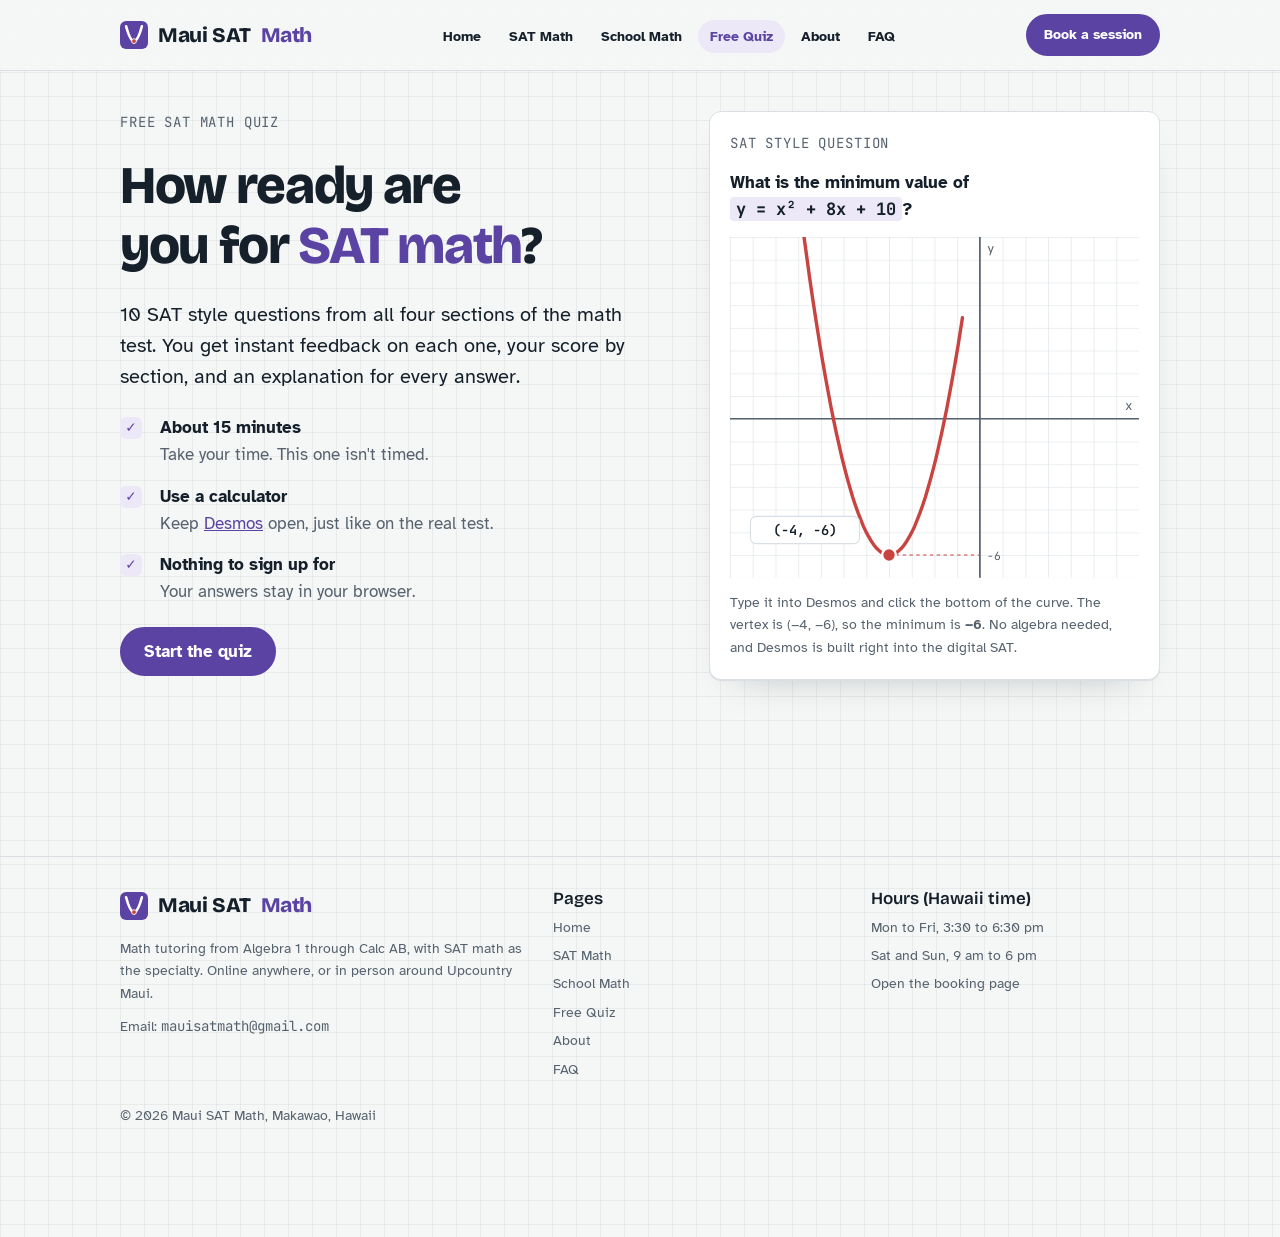
<file: quiz.html>
<!doctype html>
<html lang="en">
<head>
<meta charset="utf-8">
<meta name="viewport" content="width=device-width, initial-scale=1, viewport-fit=cover">
<title>Free SAT Math Practice Quiz | Maui SAT Math</title>
<meta name="description" content="A free 10 question SAT math practice quiz with instant scoring by section and an explanation for every question.">
<link rel="canonical" href="https://mauisatmath808.github.io/quiz.html">
<meta name="theme-color" content="#5B43A3">
<meta property="og:type" content="website">
<meta property="og:site_name" content="Maui SAT Math">
<meta property="og:title" content="Free SAT Math Practice Quiz | Maui SAT Math">
<meta property="og:description" content="A free 10 question SAT math practice quiz with instant scoring by section and an explanation for every question.">
<meta property="og:url" content="https://mauisatmath808.github.io/quiz.html">
<meta property="og:image" content="https://mauisatmath808.github.io/noah.jpg">
<link rel="icon" href="favicon.svg" type="image/svg+xml">
<link rel="preconnect" href="https://fonts.googleapis.com">
<link rel="preconnect" href="https://fonts.gstatic.com" crossorigin>
<link rel="stylesheet" href="https://fonts.googleapis.com/css2?family=Atkinson+Hyperlegible:wght@400;700&family=Bricolage+Grotesque:opsz,wght@12..96,600;12..96,800&family=JetBrains+Mono:wght@400;600&display=swap">
<link rel="stylesheet" href="styles.css">

</head>
<body>
<a class="skip" href="#main">Skip to content</a>
<header class="site-header">
  <div class="wrap nav">
    <a class="mark" href="index.html"><svg viewBox="0 0 64 64" aria-hidden="true"><rect width="64" height="64" rx="14" fill="var(--accent)"/><path d="M14 12 Q32 80 50 12" fill="none" stroke="var(--on-accent)" stroke-width="6" stroke-linecap="round"/><circle cx="32" cy="46" r="5.5" fill="var(--curve)" stroke="var(--on-accent)" stroke-width="2"/></svg>Maui SAT <span>Math</span></a>
    <button class="menu-btn" type="button" aria-expanded="false" aria-controls="nav-links">Menu</button>
    <ul class="nav-links" id="nav-links"><li><a href="index.html">Home</a></li><li><a href="sat-math.html">SAT Math</a></li><li><a href="school-math.html">School Math</a></li><li><a href="quiz.html" aria-current="page">Free Quiz</a></li><li><a href="about.html">About</a></li><li><a href="faq.html">FAQ</a></li></ul>
    <a class="btn small book-top" href="https://calendar.app.google/gbESQbuP1ujiCuP39" target="_blank" rel="noopener">Book a session</a>
  </div>
</header>
<main id="main" class="wrap">

<section id="quiz-intro" aria-labelledby="quiz-h">
  <div class="hero" style="align-items:start">
    <div class="hero-text">
      <p class="eyebrow">Free SAT math quiz</p>
      <h1 id="quiz-h">How ready are you for <em class="hl">SAT math</em>?</h1>
      <p class="lead">10 SAT style questions from all four sections of the math test. You get instant feedback on each one, your score by section, and an explanation for every answer.</p>
      <ul class="checklist">
        <li><div><b>About 15 minutes</b><span>Take your time. This one isn't timed.</span></div></li>
        <li><div><b>Use a calculator</b><span>Keep <a href="https://www.desmos.com/calculator" target="_blank" rel="noopener">Desmos</a> open, just like on the real test.</span></div></li>
        <li><div><b>Nothing to sign up for</b><span>Your answers stay in your browser.</span></div></li>
      </ul>
      <div class="actions"><button class="btn" id="quiz-start" type="button">Start the quiz</button></div>
    </div>
    
<figure class="problem" aria-labelledby="pq" style="margin:0">
  <p class="eyebrow">SAT style question</p>
  <p id="pq" style="font-weight:700">What is the minimum value of <span class="eq">y = x&sup2; + 8x + 10</span>?</p>
  <svg viewBox="0 0 360 300" role="img" aria-label="Graph of y equals x squared plus 8x plus 10, a parabola with its lowest point at negative 4, negative 6">
    <defs><pattern id="g" width="20" height="20" patternUnits="userSpaceOnUse"><path d="M20 0H0V20" fill="none" stroke="var(--line)" stroke-width="1"/></pattern></defs>
    <rect width="360" height="300" fill="url(#g)"/>
    <line x1="0" y1="160" x2="360" y2="160" stroke="var(--muted)" stroke-width="1.5"/>
    <line x1="220" y1="0" x2="220" y2="300" stroke="var(--muted)" stroke-width="1.5"/>
    <text x="226" y="14" font-family="JetBrains Mono, monospace" font-size="11" fill="var(--muted)">y</text>
    <text x="348" y="152" font-family="JetBrains Mono, monospace" font-size="11" fill="var(--muted)">x</text>
    <line x1="140" y1="280" x2="220" y2="280" stroke="var(--curve)" stroke-width="1" stroke-dasharray="3 3"/>
    <text x="226" y="284" font-family="JetBrains Mono, monospace" font-size="10" fill="var(--muted)">&minus;6</text>
    <polyline class="curve" fill="none" stroke="var(--curve)" stroke-width="3" stroke-linecap="round" stroke-linejoin="round" points="65.2,0.2 67.6,17.7 69.9,34.6 72.3,51.0 74.7,66.8 77.1,82.0 79.4,96.7 81.8,110.8 84.2,124.3 86.6,137.3 88.9,149.7 91.3,161.5 93.7,172.8 96.1,183.5 98.4,193.7 100.8,203.2 103.2,212.3 105.6,220.7 107.9,228.6 110.3,235.9 112.7,242.7 115.1,248.9 117.4,254.6 119.8,259.6 122.2,264.1 124.6,268.1 126.9,271.5 129.3,274.3 131.7,276.5 134.1,278.2 136.4,279.4 138.8,279.9 141.2,279.9 143.6,279.4 145.9,278.2 148.3,276.5 150.7,274.3 153.1,271.5 155.4,268.1 157.8,264.1 160.2,259.6 162.6,254.6 164.9,248.9 167.3,242.7 169.7,235.9 172.1,228.6 174.4,220.7 176.8,212.3 179.2,203.2 181.6,193.7 183.9,183.5 186.3,172.8 188.7,161.5 191.1,149.7 193.4,137.3 195.8,124.3 198.2,110.8 200.6,96.7 202.9,82.0 205.3,66.8 207.7,51.0 210.1,34.6 212.4,17.7 214.8,0.2"/>
    <circle cx="140" cy="280" r="6" fill="var(--curve)" stroke="var(--surface)" stroke-width="2"/>
    <rect x="18" y="246" width="96" height="24" rx="5" fill="var(--surface)" stroke="var(--line)"/>
    <text x="66" y="262" text-anchor="middle" font-family="JetBrains Mono, monospace" font-size="12" font-weight="600" fill="var(--ink)">(&minus;4, &minus;6)</text>
  </svg>
  <p class="cap">Type it into Desmos and click the bottom of the curve. The vertex is (&minus;4, &minus;6), so the minimum is <b>&minus;6</b>. No algebra needed, and Desmos is built right into the digital SAT.</p>
</figure>
  </div>
</section>
<section aria-label="Quiz">
  <div id="quiz" class="quiz" data-book="https://calendar.app.google/gbESQbuP1ujiCuP39" hidden></div>
</section>

</main>
<footer class="site-footer">
  <div class="wrap foot">
    <div>
      <a class="mark" href="index.html"><svg viewBox="0 0 64 64" aria-hidden="true"><rect width="64" height="64" rx="14" fill="var(--accent)"/><path d="M14 12 Q32 80 50 12" fill="none" stroke="var(--on-accent)" stroke-width="6" stroke-linecap="round"/><circle cx="32" cy="46" r="5.5" fill="var(--curve)" stroke="var(--on-accent)" stroke-width="2"/></svg>Maui SAT <span>Math</span></a>
      <p style="margin-top:10px">Math tutoring from Algebra 1 through Calc AB, with SAT math as the specialty. Online anywhere, or in person around Upcountry Maui.</p>
      <p style="margin-top:10px">Email: <span class="mono">mauisatmath@gmail.com</span></p>
    </div>
    <div>
      <h3>Pages</h3>
      <ul><li><a href="index.html">Home</a></li><li><a href="sat-math.html">SAT Math</a></li><li><a href="school-math.html">School Math</a></li><li><a href="quiz.html">Free Quiz</a></li><li><a href="about.html">About</a></li><li><a href="faq.html">FAQ</a></li></ul>
    </div>
    <div>
      <h3>Hours (Hawaii time)</h3>
      <ul><li>Mon to Fri, 3:30 to 6:30 pm</li><li>Sat and Sun, 9 am to 6 pm</li><li><a href="https://calendar.app.google/gbESQbuP1ujiCuP39" target="_blank" rel="noopener">Open the booking page</a></li></ul>
    </div>
  </div>
  <div class="wrap fine" style="margin-top:24px">&copy; 2026 Maui SAT Math, Makawao, Hawaii</div>
</footer>
<div class="mbar"><a class="btn" href="https://calendar.app.google/gbESQbuP1ujiCuP39" target="_blank" rel="noopener">Book a session</a></div>
<script src="site.js"></script>
<script src="quiz.js"></script>
</body>
</html>
</file>
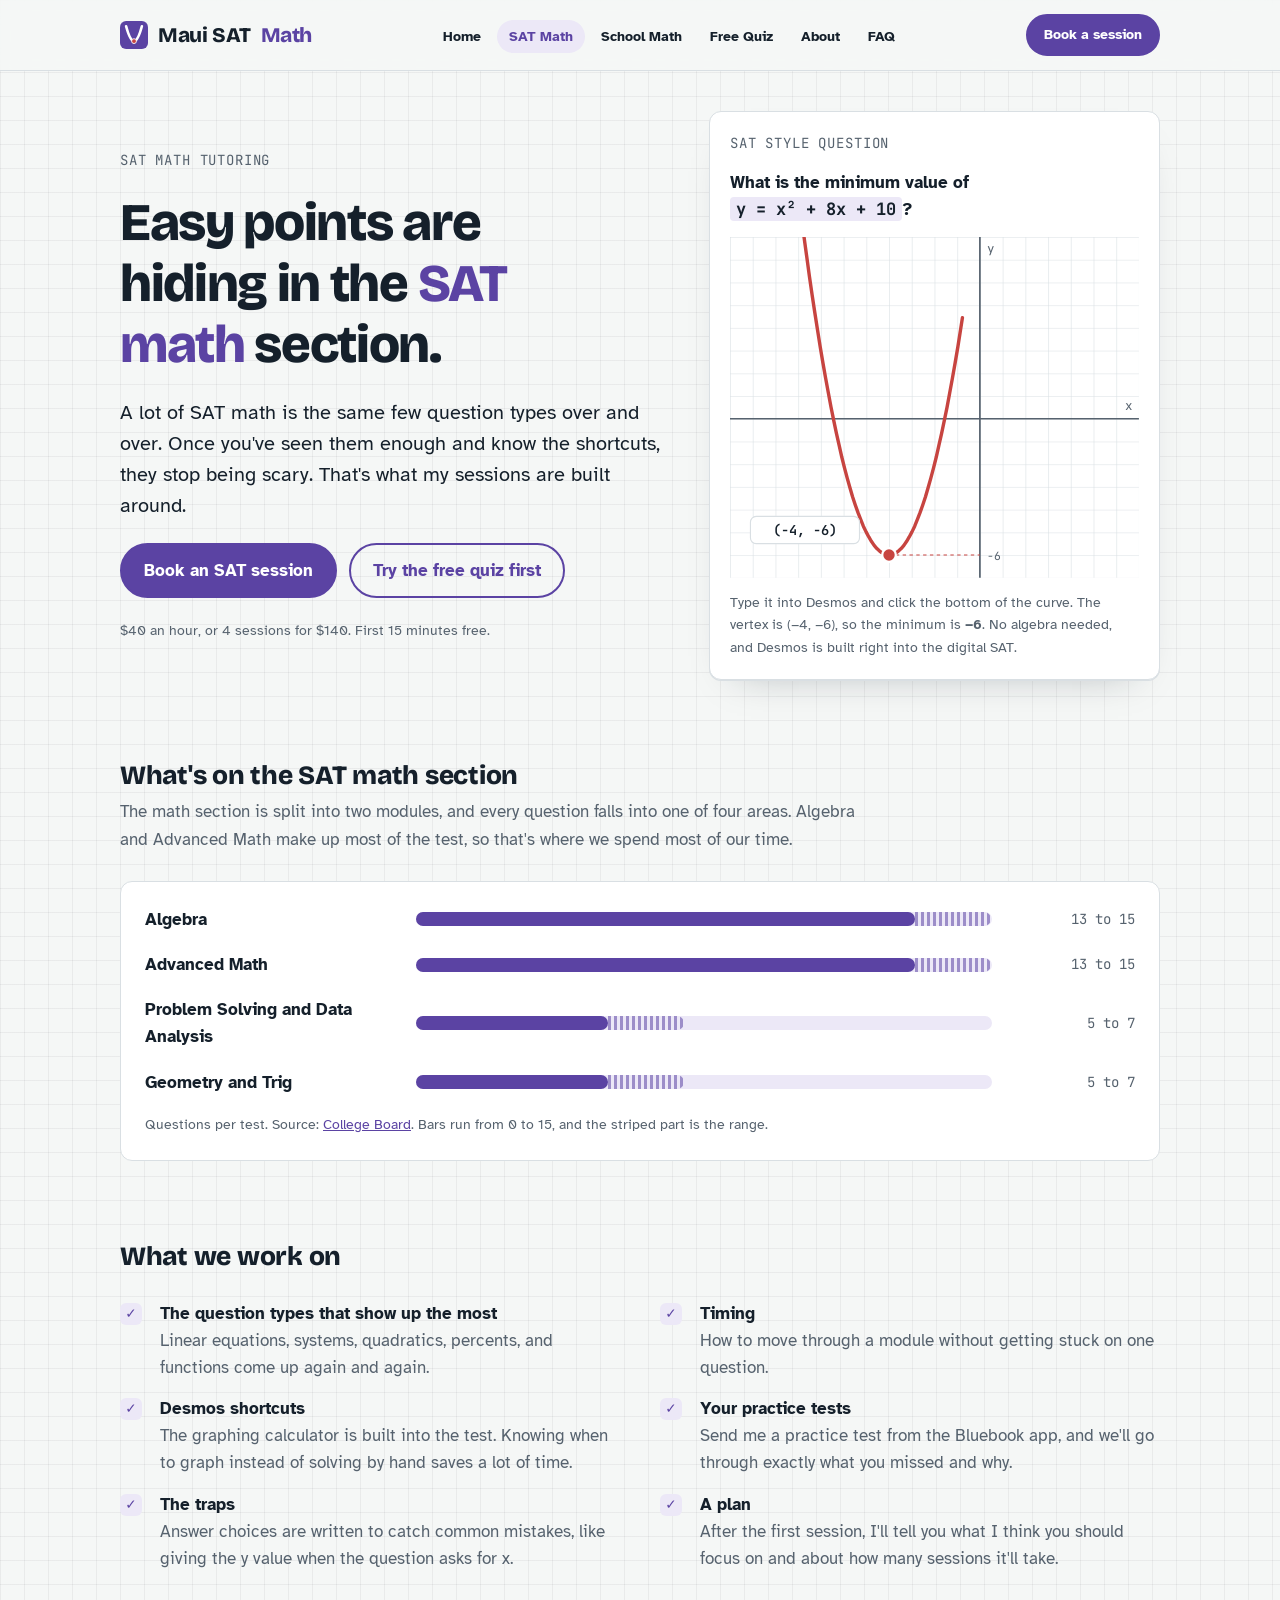
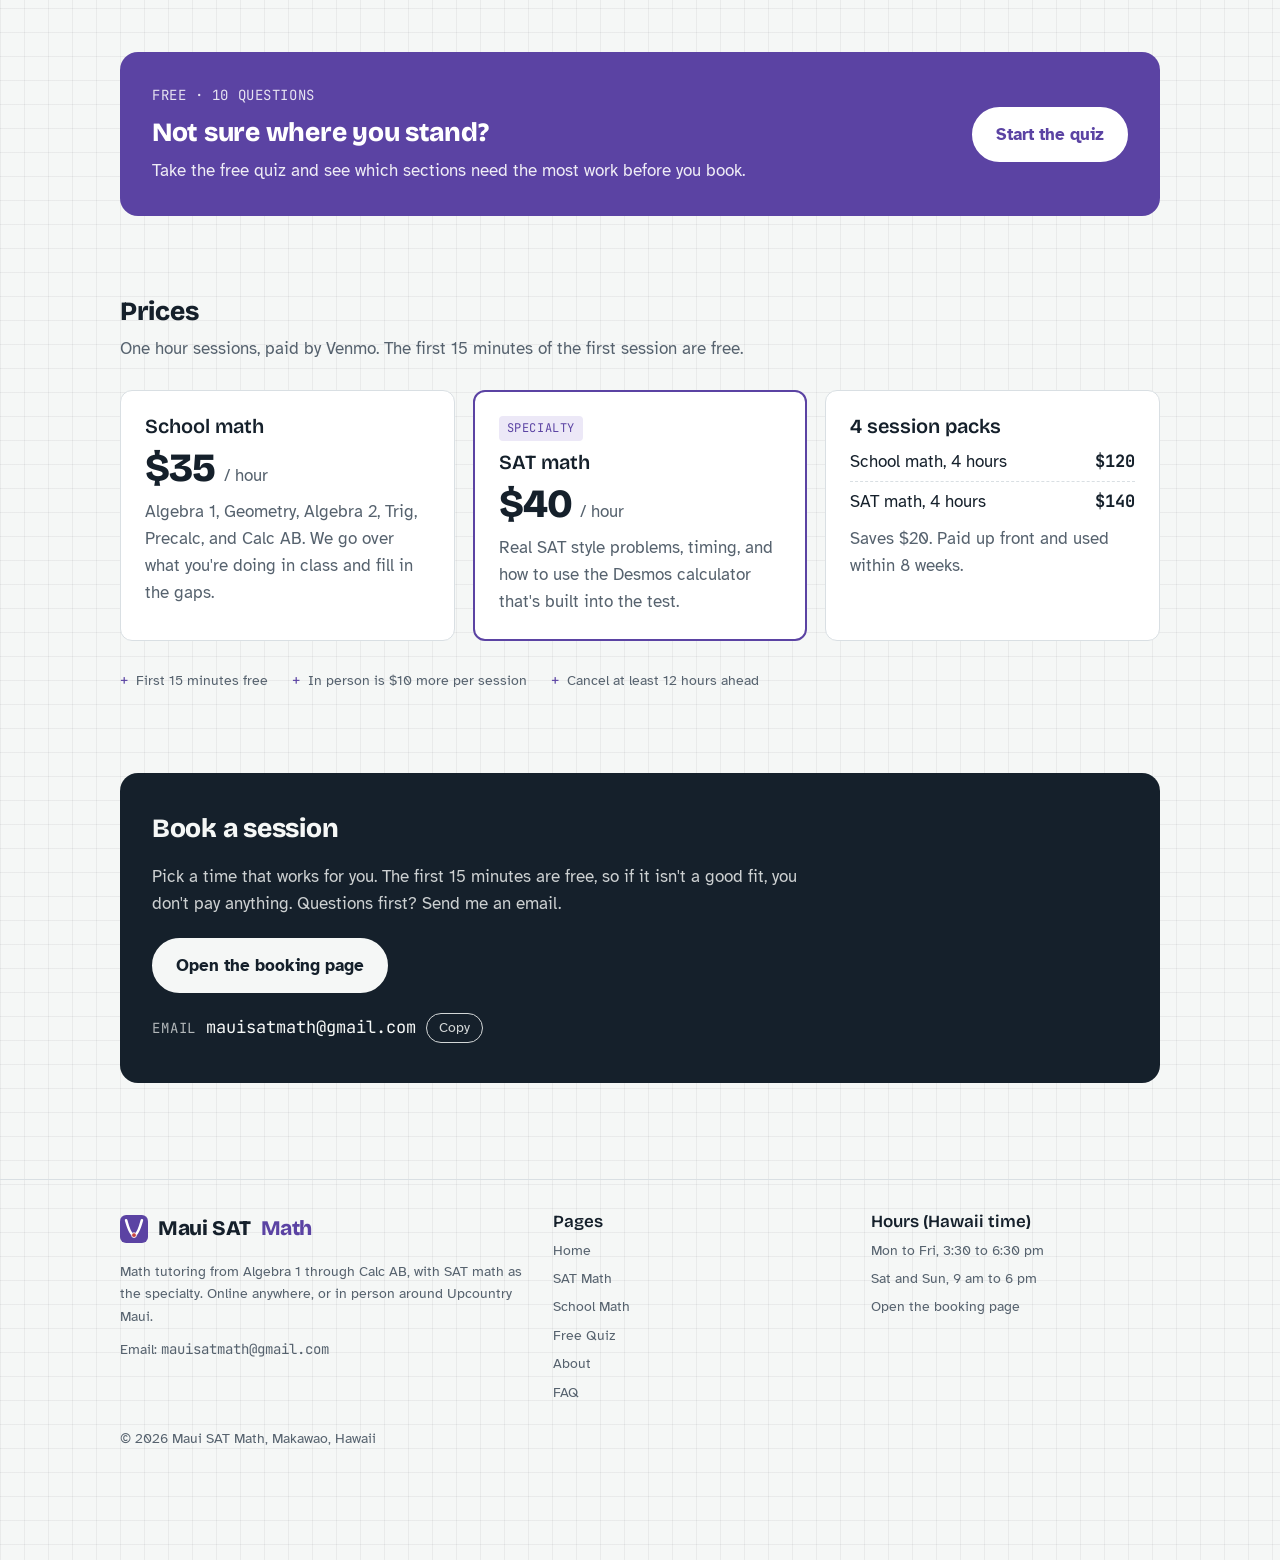
<file: sat-math.html>
<!doctype html>
<html lang="en">
<head>
<meta charset="utf-8">
<meta name="viewport" content="width=device-width, initial-scale=1, viewport-fit=cover">
<title>SAT Math Tutoring on Maui | Maui SAT Math</title>
<meta name="description" content="SAT math tutoring in Makawao and online. Real SAT style problems, timing, and Desmos shortcuts for the digital SAT. $40 an hour, first 15 minutes free.">
<link rel="canonical" href="https://mauisatmath808.github.io/sat-math.html">
<meta name="theme-color" content="#5B43A3">
<meta property="og:type" content="website">
<meta property="og:site_name" content="Maui SAT Math">
<meta property="og:title" content="SAT Math Tutoring on Maui | Maui SAT Math">
<meta property="og:description" content="SAT math tutoring in Makawao and online. Real SAT style problems, timing, and Desmos shortcuts for the digital SAT. $40 an hour, first 15 minutes free.">
<meta property="og:url" content="https://mauisatmath808.github.io/sat-math.html">
<meta property="og:image" content="https://mauisatmath808.github.io/noah.jpg">
<link rel="icon" href="favicon.svg" type="image/svg+xml">
<link rel="preconnect" href="https://fonts.googleapis.com">
<link rel="preconnect" href="https://fonts.gstatic.com" crossorigin>
<link rel="stylesheet" href="https://fonts.googleapis.com/css2?family=Atkinson+Hyperlegible:wght@400;700&family=Bricolage+Grotesque:opsz,wght@12..96,600;12..96,800&family=JetBrains+Mono:wght@400;600&display=swap">
<link rel="stylesheet" href="styles.css">

</head>
<body>
<a class="skip" href="#main">Skip to content</a>
<header class="site-header">
  <div class="wrap nav">
    <a class="mark" href="index.html"><svg viewBox="0 0 64 64" aria-hidden="true"><rect width="64" height="64" rx="14" fill="var(--accent)"/><path d="M14 12 Q32 80 50 12" fill="none" stroke="var(--on-accent)" stroke-width="6" stroke-linecap="round"/><circle cx="32" cy="46" r="5.5" fill="var(--curve)" stroke="var(--on-accent)" stroke-width="2"/></svg>Maui SAT <span>Math</span></a>
    <button class="menu-btn" type="button" aria-expanded="false" aria-controls="nav-links">Menu</button>
    <ul class="nav-links" id="nav-links"><li><a href="index.html">Home</a></li><li><a href="sat-math.html" aria-current="page">SAT Math</a></li><li><a href="school-math.html">School Math</a></li><li><a href="quiz.html">Free Quiz</a></li><li><a href="about.html">About</a></li><li><a href="faq.html">FAQ</a></li></ul>
    <a class="btn small book-top" href="https://calendar.app.google/gbESQbuP1ujiCuP39" target="_blank" rel="noopener">Book a session</a>
  </div>
</header>
<main id="main" class="wrap">

<div class="hero">
  <div class="hero-text">
    <p class="eyebrow">SAT math tutoring</p>
    <h1>Easy points are hiding in the <em class="hl">SAT math</em> section.</h1>
    <p class="lead">A lot of SAT math is the same few question types over and over. Once you've seen them enough and know the shortcuts, they stop being scary. That's what my sessions are built around.</p>
    <div class="actions">
      <a class="btn" href="https://calendar.app.google/gbESQbuP1ujiCuP39" target="_blank" rel="noopener">Book an SAT session</a>
      <a class="btn ghost" href="quiz.html">Try the free quiz first</a>
    </div>
    <p class="fine">$40 an hour, or 4 sessions for $140. First 15 minutes free.</p>
  </div>
  
<figure class="problem" aria-labelledby="pq" style="margin:0">
  <p class="eyebrow">SAT style question</p>
  <p id="pq" style="font-weight:700">What is the minimum value of <span class="eq">y = x&sup2; + 8x + 10</span>?</p>
  <svg viewBox="0 0 360 300" role="img" aria-label="Graph of y equals x squared plus 8x plus 10, a parabola with its lowest point at negative 4, negative 6">
    <defs><pattern id="g" width="20" height="20" patternUnits="userSpaceOnUse"><path d="M20 0H0V20" fill="none" stroke="var(--line)" stroke-width="1"/></pattern></defs>
    <rect width="360" height="300" fill="url(#g)"/>
    <line x1="0" y1="160" x2="360" y2="160" stroke="var(--muted)" stroke-width="1.5"/>
    <line x1="220" y1="0" x2="220" y2="300" stroke="var(--muted)" stroke-width="1.5"/>
    <text x="226" y="14" font-family="JetBrains Mono, monospace" font-size="11" fill="var(--muted)">y</text>
    <text x="348" y="152" font-family="JetBrains Mono, monospace" font-size="11" fill="var(--muted)">x</text>
    <line x1="140" y1="280" x2="220" y2="280" stroke="var(--curve)" stroke-width="1" stroke-dasharray="3 3"/>
    <text x="226" y="284" font-family="JetBrains Mono, monospace" font-size="10" fill="var(--muted)">&minus;6</text>
    <polyline class="curve" fill="none" stroke="var(--curve)" stroke-width="3" stroke-linecap="round" stroke-linejoin="round" points="65.2,0.2 67.6,17.7 69.9,34.6 72.3,51.0 74.7,66.8 77.1,82.0 79.4,96.7 81.8,110.8 84.2,124.3 86.6,137.3 88.9,149.7 91.3,161.5 93.7,172.8 96.1,183.5 98.4,193.7 100.8,203.2 103.2,212.3 105.6,220.7 107.9,228.6 110.3,235.9 112.7,242.7 115.1,248.9 117.4,254.6 119.8,259.6 122.2,264.1 124.6,268.1 126.9,271.5 129.3,274.3 131.7,276.5 134.1,278.2 136.4,279.4 138.8,279.9 141.2,279.9 143.6,279.4 145.9,278.2 148.3,276.5 150.7,274.3 153.1,271.5 155.4,268.1 157.8,264.1 160.2,259.6 162.6,254.6 164.9,248.9 167.3,242.7 169.7,235.9 172.1,228.6 174.4,220.7 176.8,212.3 179.2,203.2 181.6,193.7 183.9,183.5 186.3,172.8 188.7,161.5 191.1,149.7 193.4,137.3 195.8,124.3 198.2,110.8 200.6,96.7 202.9,82.0 205.3,66.8 207.7,51.0 210.1,34.6 212.4,17.7 214.8,0.2"/>
    <circle cx="140" cy="280" r="6" fill="var(--curve)" stroke="var(--surface)" stroke-width="2"/>
    <rect x="18" y="246" width="96" height="24" rx="5" fill="var(--surface)" stroke="var(--line)"/>
    <text x="66" y="262" text-anchor="middle" font-family="JetBrains Mono, monospace" font-size="12" font-weight="600" fill="var(--ink)">(&minus;4, &minus;6)</text>
  </svg>
  <p class="cap">Type it into Desmos and click the bottom of the curve. The vertex is (&minus;4, &minus;6), so the minimum is <b>&minus;6</b>. No algebra needed, and Desmos is built right into the digital SAT.</p>
</figure>
</div>

<section aria-labelledby="test-h">
  <div class="sec-head">
    <h2 id="test-h">What's on the SAT math section</h2>
    <p>The math section is split into two modules, and every question falls into one of four areas. Algebra and Advanced Math make up most of the test, so that's where we spend most of our time.</p>
  </div>
  
<div class="panel">
  <div class="row"><span class="name">Algebra</span><div class="track" aria-hidden="true"><div class="fill" style="width:86.7%"></div><div class="range" style="left:86.7%;width:13.3%"></div></div><span class="count">13 to 15</span></div>
  <div class="row"><span class="name">Advanced Math</span><div class="track" aria-hidden="true"><div class="fill" style="width:86.7%"></div><div class="range" style="left:86.7%;width:13.3%"></div></div><span class="count">13 to 15</span></div>
  <div class="row"><span class="name">Problem Solving and Data Analysis</span><div class="track" aria-hidden="true"><div class="fill" style="width:33.3%"></div><div class="range" style="left:33.3%;width:13.3%"></div></div><span class="count">5 to 7</span></div>
  <div class="row"><span class="name">Geometry and Trig</span><div class="track" aria-hidden="true"><div class="fill" style="width:33.3%"></div><div class="range" style="left:33.3%;width:13.3%"></div></div><span class="count">5 to 7</span></div>
  <p class="fine">Questions per test. Source: <a href="https://satsuite.collegeboard.org/sat/whats-on-the-test/math/overview" target="_blank" rel="noopener">College Board</a>. Bars run from 0 to 15, and the striped part is the range.</p>
</div>
</section>

<section aria-labelledby="cover-h">
  <div class="sec-head"><h2 id="cover-h">What we work on</h2></div>
  <div class="split">
    <ul class="checklist">
      <li><div><b>The question types that show up the most</b><span>Linear equations, systems, quadratics, percents, and functions come up again and again.</span></div></li>
      <li><div><b>Desmos shortcuts</b><span>The graphing calculator is built into the test. Knowing when to graph instead of solving by hand saves a lot of time.</span></div></li>
      <li><div><b>The traps</b><span>Answer choices are written to catch common mistakes, like giving the y value when the question asks for x.</span></div></li>
    </ul>
    <ul class="checklist">
      <li><div><b>Timing</b><span>How to move through a module without getting stuck on one question.</span></div></li>
      <li><div><b>Your practice tests</b><span>Send me a practice test from the Bluebook app, and we'll go through exactly what you missed and why.</span></div></li>
      <li><div><b>A plan</b><span>After the first session, I'll tell you what I think you should focus on and about how many sessions it'll take.</span></div></li>
    </ul>
  </div>
</section>

<section class="promo" aria-labelledby="promo2-h">
  <div style="display:grid;gap:10px">
    <span class="count">FREE &middot; 10 QUESTIONS</span>
    <h2 id="promo2-h">Not sure where you stand?</h2>
    <p>Take the free quiz and see which sections need the most work before you book.</p>
  </div>
  <a class="btn" href="quiz.html">Start the quiz</a>
</section>

<section id="prices" aria-labelledby="prices-h">
  <div class="sec-head">
    <h2 id="prices-h">Prices</h2>
    <p>One hour sessions, paid by Venmo. The first 15 minutes of the first session are free.</p>
  </div>
  <div class="prices">
    <div class="price">
      <h3>School math</h3>
      <div class="amount">$35 <small>/ hour</small></div>
      <p>Algebra 1, Geometry, Algebra 2, Trig, Precalc, and Calc AB. We go over what you're doing in class and fill in the gaps.</p>
    </div>
    <div class="price feature">
      <span class="tag">Specialty</span>
      <h3>SAT math</h3>
      <div class="amount">$40 <small>/ hour</small></div>
      <p>Real SAT style problems, timing, and how to use the Desmos calculator that's built into the test.</p>
    </div>
    <div class="price">
      <h3>4 session packs</h3>
      <div class="packs">
        <div><span>School math, 4 hours</span><b>$120</b></div>
        <div><span>SAT math, 4 hours</span><b>$140</b></div>
      </div>
      <p>Saves $20. Paid up front and used within 8 weeks.</p>
    </div>
  </div>
  <ul class="rules">
    <li>First 15 minutes free</li>
    <li>In person is $10 more per session</li>
    <li>Cancel at least 12 hours ahead</li>
  </ul>
</section>

<section class="book" id="book" aria-labelledby="book-h">
  <h2 id="book-h">Book a session</h2>
  <p>Pick a time that works for you. The first 15 minutes are free, so if it isn't a good fit, you don't pay anything. Questions first? Send me an email.</p>
  <div class="actions"><a class="btn" href="https://calendar.app.google/gbESQbuP1ujiCuP39" target="_blank" rel="noopener">Open the booking page</a></div>
  <div class="contact">
    <div class="item"><span class="label">Email</span><span class="val">mauisatmath@gmail.com</span><button class="copy" type="button" data-copy="mauisatmath@gmail.com">Copy</button></div>
    <div class="item" data-venmo hidden><span class="label">Venmo</span><span class="val"></span></div>
  </div>
</section>

</main>
<footer class="site-footer">
  <div class="wrap foot">
    <div>
      <a class="mark" href="index.html"><svg viewBox="0 0 64 64" aria-hidden="true"><rect width="64" height="64" rx="14" fill="var(--accent)"/><path d="M14 12 Q32 80 50 12" fill="none" stroke="var(--on-accent)" stroke-width="6" stroke-linecap="round"/><circle cx="32" cy="46" r="5.5" fill="var(--curve)" stroke="var(--on-accent)" stroke-width="2"/></svg>Maui SAT <span>Math</span></a>
      <p style="margin-top:10px">Math tutoring from Algebra 1 through Calc AB, with SAT math as the specialty. Online anywhere, or in person around Upcountry Maui.</p>
      <p style="margin-top:10px">Email: <span class="mono">mauisatmath@gmail.com</span></p>
    </div>
    <div>
      <h3>Pages</h3>
      <ul><li><a href="index.html">Home</a></li><li><a href="sat-math.html">SAT Math</a></li><li><a href="school-math.html">School Math</a></li><li><a href="quiz.html">Free Quiz</a></li><li><a href="about.html">About</a></li><li><a href="faq.html">FAQ</a></li></ul>
    </div>
    <div>
      <h3>Hours (Hawaii time)</h3>
      <ul><li>Mon to Fri, 3:30 to 6:30 pm</li><li>Sat and Sun, 9 am to 6 pm</li><li><a href="https://calendar.app.google/gbESQbuP1ujiCuP39" target="_blank" rel="noopener">Open the booking page</a></li></ul>
    </div>
  </div>
  <div class="wrap fine" style="margin-top:24px">&copy; 2026 Maui SAT Math, Makawao, Hawaii</div>
</footer>
<div class="mbar"><a class="btn" href="https://calendar.app.google/gbESQbuP1ujiCuP39" target="_blank" rel="noopener">Book a session</a></div>
<script src="site.js"></script>

</body>
</html>
</file>
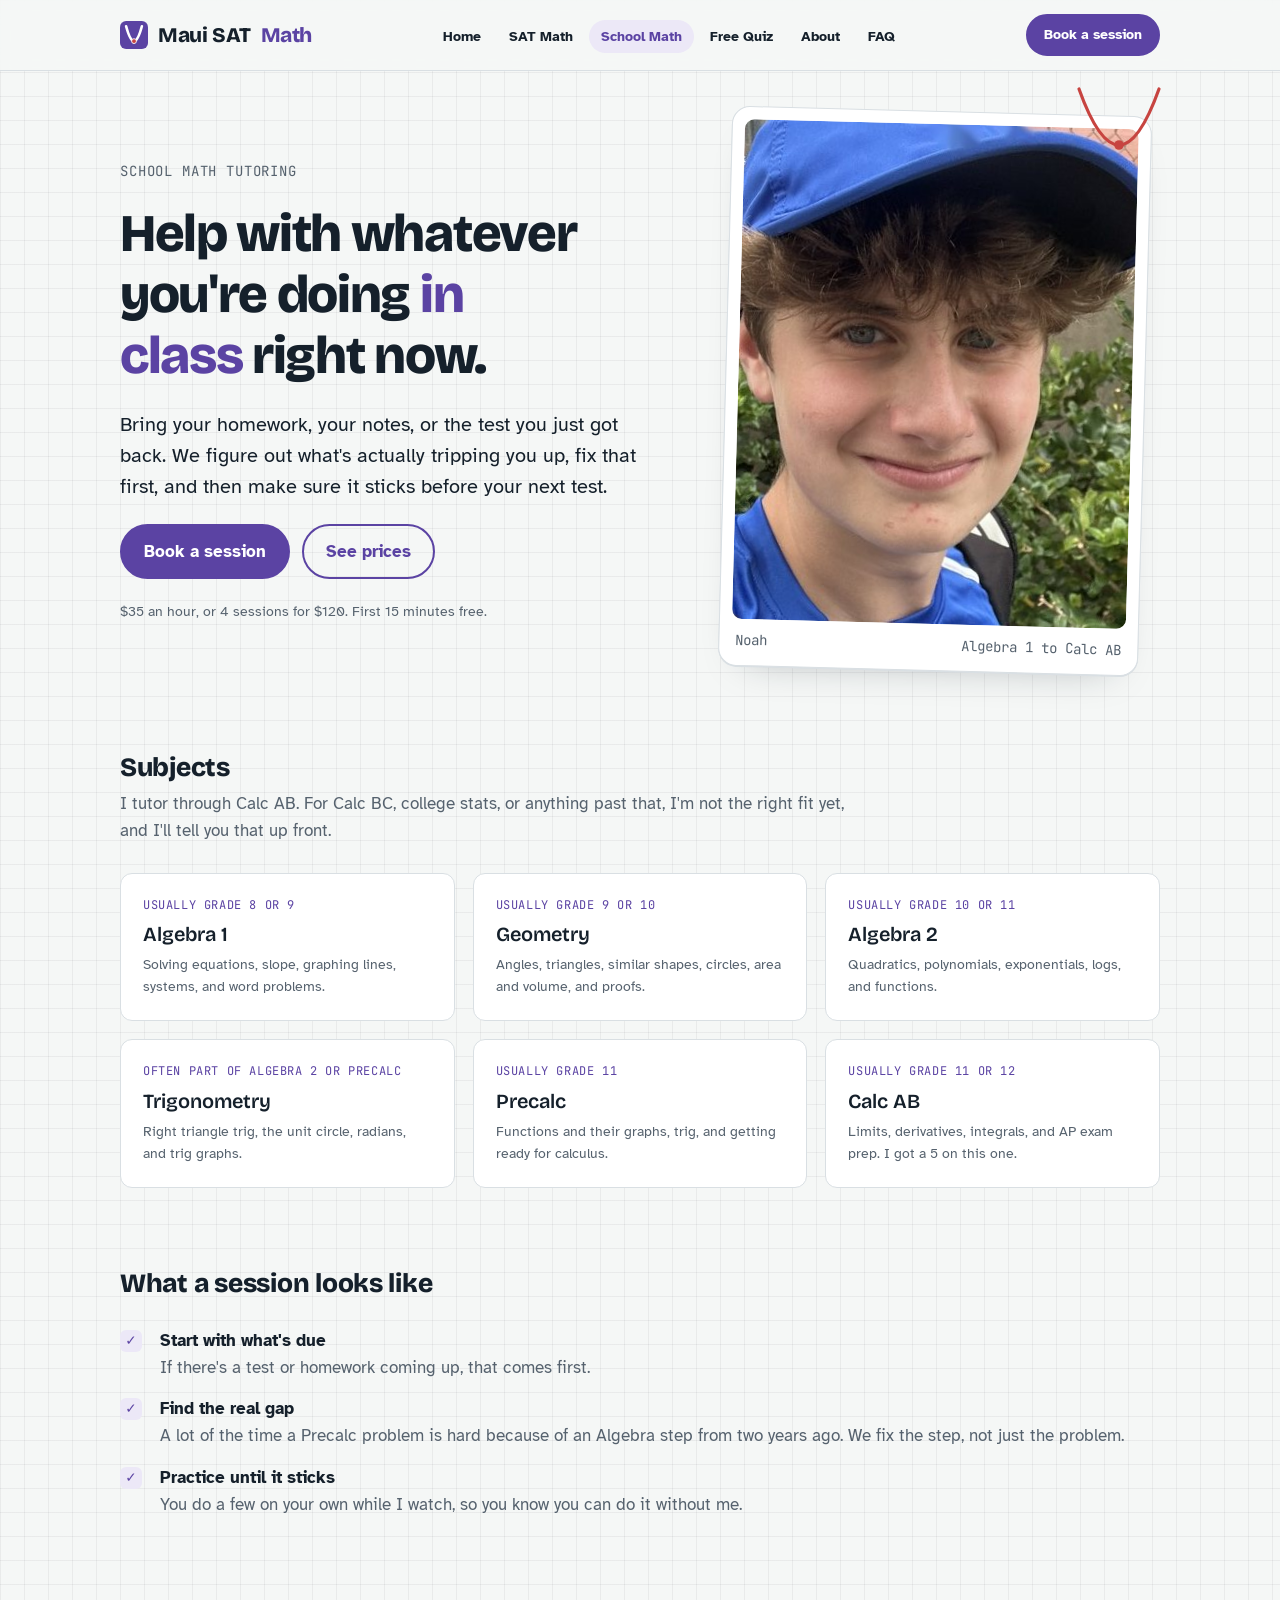
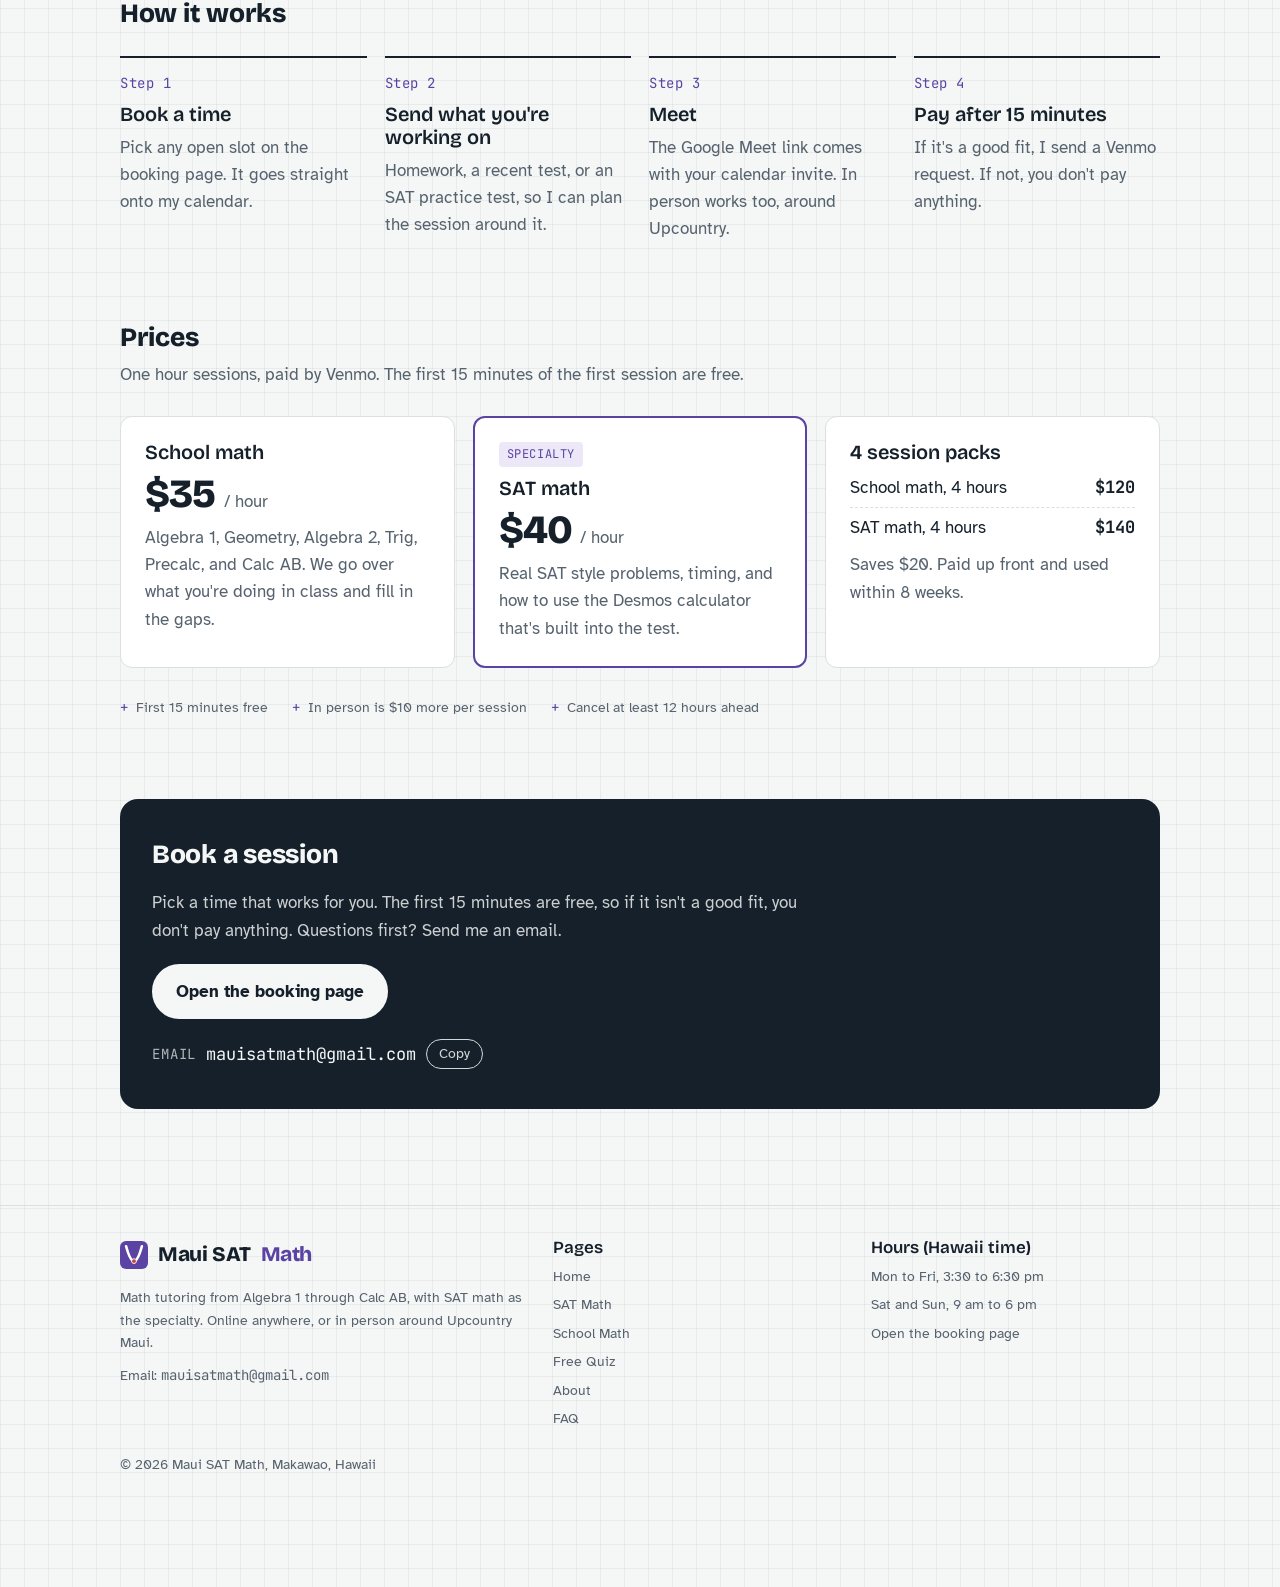
<file: school-math.html>
<!doctype html>
<html lang="en">
<head>
<meta charset="utf-8">
<meta name="viewport" content="width=device-width, initial-scale=1, viewport-fit=cover">
<title>Math Tutoring on Maui, Algebra through Calc AB | Maui SAT Math</title>
<meta name="description" content="Math tutoring for Algebra 1, Geometry, Algebra 2, Trig, Precalc, and Calc AB. Online or in person in Upcountry Maui. $35 an hour, first 15 minutes free.">
<link rel="canonical" href="https://mauisatmath808.github.io/school-math.html">
<meta name="theme-color" content="#5B43A3">
<meta property="og:type" content="website">
<meta property="og:site_name" content="Maui SAT Math">
<meta property="og:title" content="Math Tutoring on Maui, Algebra through Calc AB | Maui SAT Math">
<meta property="og:description" content="Math tutoring for Algebra 1, Geometry, Algebra 2, Trig, Precalc, and Calc AB. Online or in person in Upcountry Maui. $35 an hour, first 15 minutes free.">
<meta property="og:url" content="https://mauisatmath808.github.io/school-math.html">
<meta property="og:image" content="https://mauisatmath808.github.io/noah.jpg">
<link rel="icon" href="favicon.svg" type="image/svg+xml">
<link rel="preconnect" href="https://fonts.googleapis.com">
<link rel="preconnect" href="https://fonts.gstatic.com" crossorigin>
<link rel="stylesheet" href="https://fonts.googleapis.com/css2?family=Atkinson+Hyperlegible:wght@400;700&family=Bricolage+Grotesque:opsz,wght@12..96,600;12..96,800&family=JetBrains+Mono:wght@400;600&display=swap">
<link rel="stylesheet" href="styles.css">

</head>
<body>
<a class="skip" href="#main">Skip to content</a>
<header class="site-header">
  <div class="wrap nav">
    <a class="mark" href="index.html"><svg viewBox="0 0 64 64" aria-hidden="true"><rect width="64" height="64" rx="14" fill="var(--accent)"/><path d="M14 12 Q32 80 50 12" fill="none" stroke="var(--on-accent)" stroke-width="6" stroke-linecap="round"/><circle cx="32" cy="46" r="5.5" fill="var(--curve)" stroke="var(--on-accent)" stroke-width="2"/></svg>Maui SAT <span>Math</span></a>
    <button class="menu-btn" type="button" aria-expanded="false" aria-controls="nav-links">Menu</button>
    <ul class="nav-links" id="nav-links"><li><a href="index.html">Home</a></li><li><a href="sat-math.html">SAT Math</a></li><li><a href="school-math.html" aria-current="page">School Math</a></li><li><a href="quiz.html">Free Quiz</a></li><li><a href="about.html">About</a></li><li><a href="faq.html">FAQ</a></li></ul>
    <a class="btn small book-top" href="https://calendar.app.google/gbESQbuP1ujiCuP39" target="_blank" rel="noopener">Book a session</a>
  </div>
</header>
<main id="main" class="wrap">

<div class="hero">
  <div class="hero-text">
    <p class="eyebrow">School math tutoring</p>
    <h1>Help with whatever you're doing <em class="hl">in class</em> right now.</h1>
    <p class="lead">Bring your homework, your notes, or the test you just got back. We figure out what's actually tripping you up, fix that first, and then make sure it sticks before your next test.</p>
    <div class="actions">
      <a class="btn" href="https://calendar.app.google/gbESQbuP1ujiCuP39" target="_blank" rel="noopener">Book a session</a>
      <a class="btn ghost" href="#prices">See prices</a>
    </div>
    <p class="fine">$35 an hour, or 4 sessions for $120. First 15 minutes free.</p>
  </div>
  <div class="portrait">
    <svg class="doodle" viewBox="0 0 120 100" aria-hidden="true"><path d="M10 10 Q60 150 110 10" fill="none" stroke="var(--curve)" stroke-width="4" stroke-linecap="round"/><circle cx="60" cy="80" r="6" fill="var(--curve)"/></svg>
    <div class="frame">
      <img src="noah.jpg" width="500" height="500" alt="Noah, the tutor behind Maui SAT Math" loading="lazy">
      <div class="caption"><span>Noah</span><span>Algebra 1 to Calc AB</span></div>
    </div>
  </div>
</div>

<section aria-labelledby="subj-h">
  <div class="sec-head">
    <h2 id="subj-h">Subjects</h2>
    <p>I tutor through Calc AB. For Calc BC, college stats, or anything past that, I'm not the right fit yet, and I'll tell you that up front.</p>
  </div>
  <div class="subjects"><div class="subject"><span class="lvl">Usually grade 8 or 9</span><h3>Algebra 1</h3><p>Solving equations, slope, graphing lines, systems, and word problems.</p></div><div class="subject"><span class="lvl">Usually grade 9 or 10</span><h3>Geometry</h3><p>Angles, triangles, similar shapes, circles, area and volume, and proofs.</p></div><div class="subject"><span class="lvl">Usually grade 10 or 11</span><h3>Algebra 2</h3><p>Quadratics, polynomials, exponentials, logs, and functions.</p></div><div class="subject"><span class="lvl">Often part of Algebra 2 or Precalc</span><h3>Trigonometry</h3><p>Right triangle trig, the unit circle, radians, and trig graphs.</p></div><div class="subject"><span class="lvl">Usually grade 11</span><h3>Precalc</h3><p>Functions and their graphs, trig, and getting ready for calculus.</p></div><div class="subject"><span class="lvl">Usually grade 11 or 12</span><h3>Calc AB</h3><p>Limits, derivatives, integrals, and AP exam prep. I got a 5 on this one.</p></div></div>
</section>

<section aria-labelledby="sess-h">
  <div class="sec-head"><h2 id="sess-h">What a session looks like</h2></div>
  <ul class="checklist">
    <li><div><b>Start with what's due</b><span>If there's a test or homework coming up, that comes first.</span></div></li>
    <li><div><b>Find the real gap</b><span>A lot of the time a Precalc problem is hard because of an Algebra step from two years ago. We fix the step, not just the problem.</span></div></li>
    <li><div><b>Practice until it sticks</b><span>You do a few on your own while I watch, so you know you can do it without me.</span></div></li>
  </ul>
</section>

<section aria-labelledby="how-h">
  <div class="sec-head"><h2 id="how-h">How it works</h2></div>
  <ol class="steps">
    <li><h3>Book a time</h3><p>Pick any open slot on the booking page. It goes straight onto my calendar.</p></li>
    <li><h3>Send what you're working on</h3><p>Homework, a recent test, or an SAT practice test, so I can plan the session around it.</p></li>
    <li><h3>Meet</h3><p>The Google Meet link comes with your calendar invite. In person works too, around Upcountry.</p></li>
    <li><h3>Pay after 15 minutes</h3><p>If it's a good fit, I send a Venmo request. If not, you don't pay anything.</p></li>
  </ol>
</section>

<section id="prices" aria-labelledby="prices-h">
  <div class="sec-head">
    <h2 id="prices-h">Prices</h2>
    <p>One hour sessions, paid by Venmo. The first 15 minutes of the first session are free.</p>
  </div>
  <div class="prices">
    <div class="price">
      <h3>School math</h3>
      <div class="amount">$35 <small>/ hour</small></div>
      <p>Algebra 1, Geometry, Algebra 2, Trig, Precalc, and Calc AB. We go over what you're doing in class and fill in the gaps.</p>
    </div>
    <div class="price feature">
      <span class="tag">Specialty</span>
      <h3>SAT math</h3>
      <div class="amount">$40 <small>/ hour</small></div>
      <p>Real SAT style problems, timing, and how to use the Desmos calculator that's built into the test.</p>
    </div>
    <div class="price">
      <h3>4 session packs</h3>
      <div class="packs">
        <div><span>School math, 4 hours</span><b>$120</b></div>
        <div><span>SAT math, 4 hours</span><b>$140</b></div>
      </div>
      <p>Saves $20. Paid up front and used within 8 weeks.</p>
    </div>
  </div>
  <ul class="rules">
    <li>First 15 minutes free</li>
    <li>In person is $10 more per session</li>
    <li>Cancel at least 12 hours ahead</li>
  </ul>
</section>

<section class="book" id="book" aria-labelledby="book-h">
  <h2 id="book-h">Book a session</h2>
  <p>Pick a time that works for you. The first 15 minutes are free, so if it isn't a good fit, you don't pay anything. Questions first? Send me an email.</p>
  <div class="actions"><a class="btn" href="https://calendar.app.google/gbESQbuP1ujiCuP39" target="_blank" rel="noopener">Open the booking page</a></div>
  <div class="contact">
    <div class="item"><span class="label">Email</span><span class="val">mauisatmath@gmail.com</span><button class="copy" type="button" data-copy="mauisatmath@gmail.com">Copy</button></div>
    <div class="item" data-venmo hidden><span class="label">Venmo</span><span class="val"></span></div>
  </div>
</section>

</main>
<footer class="site-footer">
  <div class="wrap foot">
    <div>
      <a class="mark" href="index.html"><svg viewBox="0 0 64 64" aria-hidden="true"><rect width="64" height="64" rx="14" fill="var(--accent)"/><path d="M14 12 Q32 80 50 12" fill="none" stroke="var(--on-accent)" stroke-width="6" stroke-linecap="round"/><circle cx="32" cy="46" r="5.5" fill="var(--curve)" stroke="var(--on-accent)" stroke-width="2"/></svg>Maui SAT <span>Math</span></a>
      <p style="margin-top:10px">Math tutoring from Algebra 1 through Calc AB, with SAT math as the specialty. Online anywhere, or in person around Upcountry Maui.</p>
      <p style="margin-top:10px">Email: <span class="mono">mauisatmath@gmail.com</span></p>
    </div>
    <div>
      <h3>Pages</h3>
      <ul><li><a href="index.html">Home</a></li><li><a href="sat-math.html">SAT Math</a></li><li><a href="school-math.html">School Math</a></li><li><a href="quiz.html">Free Quiz</a></li><li><a href="about.html">About</a></li><li><a href="faq.html">FAQ</a></li></ul>
    </div>
    <div>
      <h3>Hours (Hawaii time)</h3>
      <ul><li>Mon to Fri, 3:30 to 6:30 pm</li><li>Sat and Sun, 9 am to 6 pm</li><li><a href="https://calendar.app.google/gbESQbuP1ujiCuP39" target="_blank" rel="noopener">Open the booking page</a></li></ul>
    </div>
  </div>
  <div class="wrap fine" style="margin-top:24px">&copy; 2026 Maui SAT Math, Makawao, Hawaii</div>
</footer>
<div class="mbar"><a class="btn" href="https://calendar.app.google/gbESQbuP1ujiCuP39" target="_blank" rel="noopener">Book a session</a></div>
<script src="site.js"></script>

</body>
</html>
</file>
<file: styles.css>
/* Maui SAT Math. Graph paper ground, jacaranda violet accent, Desmos red for curves. */
:root {
  --paper: #F5F7F6;
  --surface: #FFFFFF;
  --ink: #15202B;
  --muted: #56626E;
  --line: #D9DFE3;
  --grid: rgba(21, 32, 43, 0.055);
  --accent: #5B43A3;
  --accent-soft: #ECE8F7;
  --on-accent: #FFFFFF;
  --curve: #C74440;
  --good: #2E7D4F;
  --good-soft: #E3F2E8;
  --bad: #B23A35;
  --bad-soft: #F8E4E2;
  --shadow: 0 1px 0 var(--line), 0 18px 40px -28px rgba(21, 32, 43, 0.35);
  --font-display: "Bricolage Grotesque", "Avenir Next", "Segoe UI", system-ui, sans-serif;
  --font-body: "Atkinson Hyperlegible", "Segoe UI", system-ui, sans-serif;
  --font-mono: "JetBrains Mono", ui-monospace, "SF Mono", Menlo, monospace;
  --step--1: 0.875rem;
  --step-0: 1.0625rem;
  --step-1: 1.25rem;
  --step-2: 1.65rem;
  --step-3: clamp(2.1rem, 5.2vw, 3.3rem);
  --radius: 12px;
  color-scheme: light;
}
@media (prefers-color-scheme: dark) {
  :root {
    --paper: #10151B;
    --surface: #18202A;
    --ink: #E7ECF0;
    --muted: #9BA7B3;
    --line: #2A3542;
    --grid: rgba(231, 236, 240, 0.05);
    --accent: #B4A2EE;
    --accent-soft: #262040;
    --on-accent: #14101F;
    --curve: #EE7A73;
    --good: #6FCF97;
    --good-soft: #17301F;
    --bad: #F08A84;
    --bad-soft: #3A1D1C;
    --shadow: 0 1px 0 var(--line), 0 18px 40px -28px rgba(0, 0, 0, 0.7);
    color-scheme: dark;
  }
}

* { box-sizing: border-box; }
html { scroll-behavior: smooth; }
@media (prefers-reduced-motion: reduce) { html { scroll-behavior: auto; } }
body {
  margin: 0;
  background-color: var(--paper);
  background-image:
    linear-gradient(var(--grid) 1px, transparent 1px),
    linear-gradient(90deg, var(--grid) 1px, transparent 1px);
  background-size: 24px 24px;
  color: var(--ink);
  font-family: var(--font-body);
  font-size: var(--step-0);
  line-height: 1.6;
}
img { max-width: 100%; display: block; }
[hidden] { display: none !important; }
a { color: var(--accent); }
a:focus-visible, button:focus-visible, input:focus-visible, summary:focus-visible {
  outline: 3px solid var(--accent); outline-offset: 3px; border-radius: 6px;
}
h1, h2, h3 { font-family: var(--font-display); line-height: 1.15; text-wrap: balance; margin: 0; }
h1 { font-size: var(--step-3); font-weight: 800; letter-spacing: -0.025em; }
h2 { font-size: var(--step-2); font-weight: 800; letter-spacing: -0.01em; }
h3 { font-size: var(--step-1); font-weight: 600; }
p { margin: 0; }
.skip { position: absolute; left: -999px; top: 8px; background: var(--surface); padding: 8px 12px; z-index: 50; }
.skip:focus { left: 16px; }

.wrap { max-width: 1080px; margin: 0 auto; padding-inline: 20px; }
main.wrap { display: grid; gap: 80px; padding-block: 40px 96px; }
.eyebrow {
  font-family: var(--font-mono); font-size: var(--step--1);
  letter-spacing: 0.06em; text-transform: uppercase; color: var(--muted);
}
.mono { font-family: var(--font-mono); font-variant-numeric: tabular-nums; }
.muted { color: var(--muted); }
.fine { color: var(--muted); font-size: var(--step--1); }
em.hl { font-style: normal; color: var(--accent); }

/* Header */
.site-header {
  position: sticky; top: 0; z-index: 20;
  background: color-mix(in srgb, var(--paper) 88%, transparent);
  backdrop-filter: blur(8px);
  border-bottom: 1px solid var(--line);
}
.nav { display: flex; align-items: center; justify-content: space-between; gap: 16px; padding-block: 14px; }
.mark {
  font-family: var(--font-display); font-weight: 800; font-size: 1.3rem; letter-spacing: -0.02em;
  color: var(--ink); text-decoration: none; display: inline-flex; align-items: center; gap: 10px; flex-shrink: 0;
}
.mark span { color: var(--accent); }
.mark svg { width: 28px; height: 28px; }
.nav-links { display: flex; align-items: center; gap: 4px; list-style: none; margin: 0; padding: 0; }
.nav-links a {
  color: var(--ink); text-decoration: none; padding: 8px 12px; border-radius: 999px; font-size: var(--step--1); font-weight: 700;
}
.nav-links a:hover { background: var(--accent-soft); }
.nav-links a[aria-current="page"] { color: var(--accent); background: var(--accent-soft); }
.menu-btn {
  display: none; background: transparent; border: 1px solid var(--line); color: var(--ink);
  border-radius: 999px; padding: 8px 14px; font: inherit; font-size: var(--step--1); font-weight: 700; cursor: pointer;
}

/* Buttons */
.btn {
  display: inline-flex; align-items: center; justify-content: center; gap: 8px;
  font-family: var(--font-body); font-weight: 700; font-size: var(--step-0);
  padding: 12px 22px; border-radius: 999px; border: 2px solid var(--accent);
  background: var(--accent); color: var(--on-accent); text-decoration: none; cursor: pointer;
  transition: transform 0.15s ease, filter 0.15s ease;
}
.btn:hover { filter: brightness(1.08); transform: translateY(-1px); }
.btn.ghost { background: transparent; color: var(--accent); }
.btn.small { padding: 8px 16px; font-size: var(--step--1); }
.btn[aria-disabled="true"] { opacity: 0.55; cursor: default; filter: none; transform: none; }
.actions { display: flex; gap: 12px; flex-wrap: wrap; }

/* Hero */
.hero { display: grid; grid-template-columns: minmax(0, 1.2fr) minmax(0, 1fr); gap: 48px; align-items: center; }
.hero-text { display: grid; gap: 22px; min-width: 0; }
.lead { font-size: var(--step-1); line-height: 1.55; max-width: 34em; }
.portrait { position: relative; min-width: 0; justify-self: center; width: min(100%, 420px); }
.portrait .frame {
  background: var(--surface); border: 1px solid var(--line); border-radius: 18px; padding: 12px;
  box-shadow: var(--shadow); transform: rotate(1.5deg);
}
.portrait img { width: 100%; aspect-ratio: 1 / 1; object-fit: cover; object-position: 50% 60%; border-radius: 10px; }
.portrait .caption { display: flex; justify-content: space-between; gap: 8px; padding: 10px 4px 2px; font-family: var(--font-mono); font-size: var(--step--1); color: var(--muted); }
.portrait .chip {
  position: absolute; left: -14px; bottom: 64px; transform: rotate(-3deg);
  background: var(--accent); color: var(--on-accent); font-weight: 700; font-size: var(--step--1);
  padding: 8px 14px; border-radius: 999px; box-shadow: var(--shadow);
}
.portrait .doodle { position: absolute; right: -22px; top: -30px; width: 96px; height: auto; z-index: 2; }

/* Proof strip */
.proof { display: grid; grid-template-columns: repeat(4, minmax(0, 1fr)); gap: 0; background: var(--surface); border: 1px solid var(--line); border-radius: var(--radius); }
.proof div { padding: 18px 20px; display: grid; gap: 2px; border-left: 1px solid var(--line); min-width: 0; }
.proof div:first-child { border-left: 0; }
.proof b { font-family: var(--font-display); font-size: 1.35rem; font-weight: 800; letter-spacing: -0.01em; }
.proof span { color: var(--muted); font-size: var(--step--1); }

/* Sections */
section { display: grid; gap: 28px; scroll-margin-top: 90px; }
.sec-head { display: grid; gap: 8px; max-width: 44em; }
.sec-head p { color: var(--muted); }

.cards { display: grid; grid-template-columns: repeat(2, minmax(0, 1fr)); gap: 18px; }
.card {
  background: var(--surface); border: 1px solid var(--line); border-radius: var(--radius); padding: 26px;
  display: grid; gap: 12px; align-content: start; min-width: 0; color: var(--ink); text-decoration: none;
  transition: border-color 0.15s ease, transform 0.15s ease;
}
a.card:hover { border-color: var(--accent); transform: translateY(-2px); }
.card p { color: var(--muted); }
.card .more { color: var(--accent); font-weight: 700; }
.taglist { display: flex; flex-wrap: wrap; gap: 6px; list-style: none; padding: 0; margin: 0; }
.taglist li { font-family: var(--font-mono); font-size: 0.78rem; background: var(--accent-soft); color: var(--accent); padding: 3px 9px; border-radius: 4px; }

/* Quiz promo */
.promo {
  display: grid; grid-template-columns: minmax(0, 1fr) auto; gap: 24px; align-items: center;
  background: var(--accent); color: var(--on-accent); border-radius: 18px; padding: 32px;
}
.promo h2 { color: var(--on-accent); }
.promo p { opacity: 0.9; max-width: 36em; }
.promo .btn { background: var(--on-accent); color: var(--accent); border-color: var(--on-accent); }
.promo .count { font-family: var(--font-mono); font-size: var(--step--1); opacity: 0.85; letter-spacing: 0.04em; }

/* Steps */
.steps { list-style: none; margin: 0; padding: 0; display: grid; grid-template-columns: repeat(4, minmax(0, 1fr)); gap: 18px; counter-reset: step; }
.steps li { counter-increment: step; display: grid; gap: 8px; align-content: start; padding-top: 14px; border-top: 2px solid var(--ink); min-width: 0; }
.steps li::before { content: "Step " counter(step); font-family: var(--font-mono); font-size: var(--step--1); color: var(--accent); letter-spacing: 0.04em; }
.steps p { color: var(--muted); }

/* Prices */
.prices { display: grid; grid-template-columns: repeat(3, minmax(0, 1fr)); gap: 18px; }
.price { background: var(--surface); border: 1px solid var(--line); border-radius: var(--radius); padding: 24px; display: grid; gap: 10px; align-content: start; min-width: 0; }
.price.feature { border: 2px solid var(--accent); }
.amount { font-family: var(--font-display); font-weight: 800; font-size: 2.5rem; line-height: 1; letter-spacing: -0.02em; }
.amount small { font-family: var(--font-body); font-weight: 400; font-size: var(--step-0); color: var(--muted); letter-spacing: 0; }
.price p { color: var(--muted); }
.tag { justify-self: start; font-family: var(--font-mono); font-size: 0.75rem; letter-spacing: 0.05em; text-transform: uppercase; color: var(--accent); background: var(--accent-soft); padding: 3px 8px; border-radius: 4px; }
.packs { display: grid; gap: 6px; }
.packs div { display: flex; justify-content: space-between; gap: 12px; border-bottom: 1px dashed var(--line); padding-bottom: 6px; }
.packs div:last-child { border-bottom: 0; padding-bottom: 0; }
.packs b { font-family: var(--font-mono); font-variant-numeric: tabular-nums; }
.rules { display: flex; flex-wrap: wrap; gap: 8px 24px; color: var(--muted); font-size: var(--step--1); padding: 0; margin: 0; list-style: none; }
.rules li::before { content: "+ "; color: var(--accent); font-family: var(--font-mono); }

/* Reviews */
.reviews { display: grid; grid-template-columns: repeat(auto-fit, minmax(min(100%, 280px), 1fr)); gap: 18px; }
.review { background: var(--surface); border: 1px solid var(--line); border-radius: var(--radius); padding: 22px; display: grid; gap: 12px; }
.review blockquote { margin: 0; font-size: var(--step-0); }
.review cite { font-style: normal; color: var(--muted); font-size: var(--step--1); }

/* Where and when */
.ww { display: grid; grid-template-columns: repeat(3, minmax(0, 1fr)); gap: 18px; }
.ww > div { display: grid; gap: 8px; align-content: start; min-width: 0; }
.ww ul { margin: 0; padding-left: 1.1em; color: var(--muted); }
.hours { display: grid; gap: 4px; }
.hours div { display: flex; justify-content: space-between; gap: 12px; color: var(--muted); }
.hours b { color: var(--ink); font-family: var(--font-mono); font-weight: 400; font-size: var(--step--1); font-variant-numeric: tabular-nums; }

/* Book band */
.book { background: var(--ink); color: var(--paper); border-radius: 18px; padding: 40px 32px; display: grid; gap: 20px; }
.book h2 { color: var(--paper); }
.book p { color: var(--paper); opacity: 0.82; max-width: 38em; }
.book .btn { background: var(--paper); color: var(--ink); border-color: var(--paper); }
.contact { display: flex; flex-wrap: wrap; gap: 12px 28px; align-items: center; }
.contact .item { display: flex; align-items: center; gap: 10px; flex-wrap: wrap; min-width: 0; }
.contact .label { font-family: var(--font-mono); font-size: var(--step--1); text-transform: uppercase; letter-spacing: 0.06em; opacity: 0.7; }
.contact .val { font-family: var(--font-mono); user-select: all; overflow-wrap: anywhere; }
.copy { font: inherit; font-size: var(--step--1); background: transparent; color: var(--paper); border: 1px solid currentColor; border-radius: 999px; padding: 3px 12px; cursor: pointer; opacity: 0.85; }

/* SAT problem card + domain bars */
.split { display: grid; grid-template-columns: minmax(0, 1fr) minmax(0, 1fr); gap: 40px; align-items: start; }
.problem { background: var(--surface); border: 1px solid var(--line); border-radius: var(--radius); padding: 20px; display: grid; gap: 14px; min-width: 0; box-shadow: var(--shadow); }
.problem svg { width: 100%; height: auto; }
.problem .cap { color: var(--muted); font-size: var(--step--1); }
.eq { font-family: var(--font-mono); background: var(--accent-soft); padding: 1px 6px; border-radius: 4px; white-space: nowrap; }
.panel { background: var(--surface); border: 1px solid var(--line); border-radius: var(--radius); padding: 24px; display: grid; gap: 18px; min-width: 0; }
.row { display: grid; grid-template-columns: minmax(0, 15em) minmax(0, 1fr) 7.5em; gap: 16px; align-items: center; }
.row .name { font-weight: 700; }
.track { position: relative; height: 14px; background: var(--accent-soft); border-radius: 999px; }
.track .fill { position: absolute; inset: 0 auto 0 0; background: var(--accent); border-radius: 999px; }
.track .range { position: absolute; top: 0; bottom: 0; background: repeating-linear-gradient(90deg, var(--accent) 0 3px, transparent 3px 6px); opacity: 0.55; border-radius: 0 999px 999px 0; }
.row .count { font-family: var(--font-mono); text-align: right; color: var(--muted); font-size: var(--step--1); font-variant-numeric: tabular-nums; }

.checklist { list-style: none; padding: 0; margin: 0; display: grid; gap: 14px; }
.checklist li { display: grid; grid-template-columns: 28px minmax(0, 1fr); gap: 12px; align-items: start; }
.checklist li::before {
  content: "\2713"; width: 22px; height: 22px; margin-top: 3px; border-radius: 6px; background: var(--accent-soft);
  color: var(--accent); font-weight: 700; font-size: 0.85rem; display: grid; place-items: center; line-height: 1;
}
.checklist b { display: block; }
.checklist span { color: var(--muted); }

/* Subjects */
.subjects { display: grid; grid-template-columns: repeat(3, minmax(0, 1fr)); gap: 18px; }
.subject { background: var(--surface); border: 1px solid var(--line); border-radius: var(--radius); padding: 22px; display: grid; gap: 8px; align-content: start; min-width: 0; }
.subject .lvl { font-family: var(--font-mono); font-size: 0.75rem; color: var(--accent); letter-spacing: 0.05em; text-transform: uppercase; }
.subject p { color: var(--muted); font-size: var(--step--1); }

/* About */
.about { display: grid; grid-template-columns: minmax(0, 0.9fr) minmax(0, 1.1fr); gap: 48px; align-items: start; }
.prose { display: grid; gap: 16px; max-width: 38em; }
.prose p { font-size: var(--step-0); }

/* FAQ */
.faq { display: grid; gap: 10px; max-width: 48em; }
.faq details { background: var(--surface); border: 1px solid var(--line); border-radius: var(--radius); padding: 0 20px; }
.faq summary { cursor: pointer; padding: 18px 0; font-weight: 700; list-style: none; display: flex; justify-content: space-between; gap: 16px; }
.faq summary::-webkit-details-marker { display: none; }
.faq summary::after { content: "+"; font-family: var(--font-mono); color: var(--accent); font-size: 1.2rem; line-height: 1; }
.faq details[open] summary::after { content: "\2212"; }
.faq details > div { padding: 0 0 18px; color: var(--muted); display: grid; gap: 10px; }

/* Quiz */
.quiz { display: grid; gap: 20px; max-width: 760px; scroll-margin-top: 90px; }
.qmeta { display: flex; justify-content: space-between; gap: 12px; align-items: center; font-family: var(--font-mono); font-size: var(--step--1); color: var(--muted); }
.progress { height: 8px; background: var(--accent-soft); border-radius: 999px; overflow: hidden; }
.progress > div { height: 100%; background: var(--accent); width: 0; transition: width 0.25s ease; }
.qcard { background: var(--surface); border: 1px solid var(--line); border-radius: 16px; padding: 28px; display: grid; gap: 18px; box-shadow: var(--shadow); }
.qcard .domain { justify-self: start; }
.qtext { font-size: var(--step-1); font-weight: 700; line-height: 1.45; }
.choices { display: grid; gap: 10px; }
.choice {
  display: grid; grid-template-columns: 34px minmax(0, 1fr); gap: 12px; align-items: center; text-align: left;
  width: 100%; background: var(--paper); border: 2px solid var(--line); border-radius: 12px; padding: 12px 14px;
  font: inherit; color: var(--ink); cursor: pointer;
}
.choice:hover { border-color: var(--accent); }
.choice .key { width: 30px; height: 30px; border-radius: 50%; display: grid; place-items: center; font-family: var(--font-mono); font-weight: 600; background: var(--accent-soft); color: var(--accent); }
.choice[aria-pressed="true"] { border-color: var(--accent); background: var(--accent-soft); }
.choice.correct { border-color: var(--good); background: var(--good-soft); }
.choice.wrong { border-color: var(--bad); background: var(--bad-soft); }
.gridin { display: flex; gap: 10px; flex-wrap: wrap; align-items: center; }
.gridin input {
  font: inherit; font-family: var(--font-mono); font-size: 1.2rem; width: 10ch; padding: 10px 12px;
  border-radius: 10px; border: 2px solid var(--line); background: var(--paper); color: var(--ink);
}
.gridin input.correct { border-color: var(--good); background: var(--good-soft); }
.gridin input.wrong { border-color: var(--bad); background: var(--bad-soft); }
.feedback { border-radius: 12px; padding: 14px 16px; display: grid; gap: 6px; }
.feedback.good { background: var(--good-soft); }
.feedback.bad { background: var(--bad-soft); }
.feedback b { font-family: var(--font-display); }
.feedback .tip { color: var(--muted); font-size: var(--step--1); }
.qnav { display: flex; justify-content: space-between; gap: 12px; flex-wrap: wrap; }
.result { display: grid; gap: 22px; }
.score { display: flex; align-items: baseline; gap: 12px; flex-wrap: wrap; }
.score b { font-family: var(--font-display); font-size: clamp(3rem, 10vw, 5rem); font-weight: 800; line-height: 1; letter-spacing: -0.03em; color: var(--accent); }
.domains { display: grid; gap: 12px; }
.dom { display: grid; grid-template-columns: minmax(0, 14em) minmax(0, 1fr) 4em; gap: 14px; align-items: center; }
.dom .bar { height: 12px; background: var(--accent-soft); border-radius: 999px; overflow: hidden; }
.dom .bar > div { height: 100%; background: var(--accent); }
.dom .n { font-family: var(--font-mono); text-align: right; color: var(--muted); font-size: var(--step--1); }
.review-list { display: grid; gap: 10px; list-style: none; padding: 0; margin: 0; }
.review-list li { background: var(--surface); border: 1px solid var(--line); border-radius: 10px; padding: 12px 14px; display: grid; gap: 4px; }
.review-list .ok { color: var(--good); font-weight: 700; }
.review-list .no { color: var(--bad); font-weight: 700; }

/* Footer */
.site-footer { border-top: 1px solid var(--line); padding-block: 32px 110px; }
.foot { display: grid; grid-template-columns: minmax(0, 1.4fr) repeat(2, minmax(0, 1fr)); gap: 28px; }
.foot ul { list-style: none; padding: 0; margin: 0; display: grid; gap: 6px; }
.foot a { color: var(--muted); text-decoration: none; }
.foot a.mark { color: var(--ink); }
.foot a:hover { color: var(--accent); }
.foot p, .foot li { color: var(--muted); font-size: var(--step--1); }
.foot h3 { font-size: var(--step-0); margin-bottom: 8px; }

/* Mobile book bar */
.mbar {
  display: none; position: fixed; left: 0; right: 0; bottom: 0; z-index: 30;
  padding: 10px 16px calc(10px + env(safe-area-inset-bottom, 0px));
  background: color-mix(in srgb, var(--paper) 92%, transparent); backdrop-filter: blur(8px);
  border-top: 1px solid var(--line);
}
.mbar .btn { width: 100%; }

@media (max-width: 900px) {
  .hero, .split, .about { grid-template-columns: minmax(0, 1fr); }
  .portrait { order: -1; width: min(78%, 340px); }
  .prices, .ww, .subjects { grid-template-columns: minmax(0, 1fr); }
  .steps { grid-template-columns: repeat(2, minmax(0, 1fr)); }
  .proof { grid-template-columns: repeat(2, minmax(0, 1fr)); }
  .proof div:nth-child(3) { border-left: 0; }
  .proof div:nth-child(n+3) { border-top: 1px solid var(--line); }
  .row { grid-template-columns: minmax(0, 1fr) 7em; }
  .row .track { grid-column: 1 / -1; grid-row: 2; }
  .promo { grid-template-columns: minmax(0, 1fr); }
  .foot { grid-template-columns: minmax(0, 1fr) minmax(0, 1fr); }
  .foot > div:first-child { grid-column: 1 / -1; }
  main.wrap { gap: 64px; }
}
@media (max-width: 760px) {
  .menu-btn { display: inline-flex; }
  .nav { flex-wrap: wrap; }
  .nav-links { display: none; width: 100%; flex-direction: column; align-items: stretch; padding-bottom: 8px; }
  .nav-links.open { display: flex; }
  .nav-links a { padding: 12px 14px; font-size: var(--step-0); }
  .nav .book-top { display: none; }
  .mbar { display: block; }
  .cards { grid-template-columns: minmax(0, 1fr); }
  .dom { grid-template-columns: minmax(0, 1fr) 4em; }
  .dom .bar { grid-column: 1 / -1; grid-row: 2; }
}
@media (max-width: 480px) {
  .wrap { padding-inline: 16px; }
  .steps { grid-template-columns: minmax(0, 1fr); }
  .book, .promo { padding: 28px 20px; }
  .qcard { padding: 20px; }
  .portrait .chip { left: -6px; }
  .portrait .doodle { right: -8px; width: 84px; }
}
@media (prefers-reduced-motion: no-preference) {
  .curve { stroke-dasharray: 520; animation: draw 1.4s ease-out both; }
  @keyframes draw { from { stroke-dashoffset: 520; } to { stroke-dashoffset: 0; } }
}
</file>
